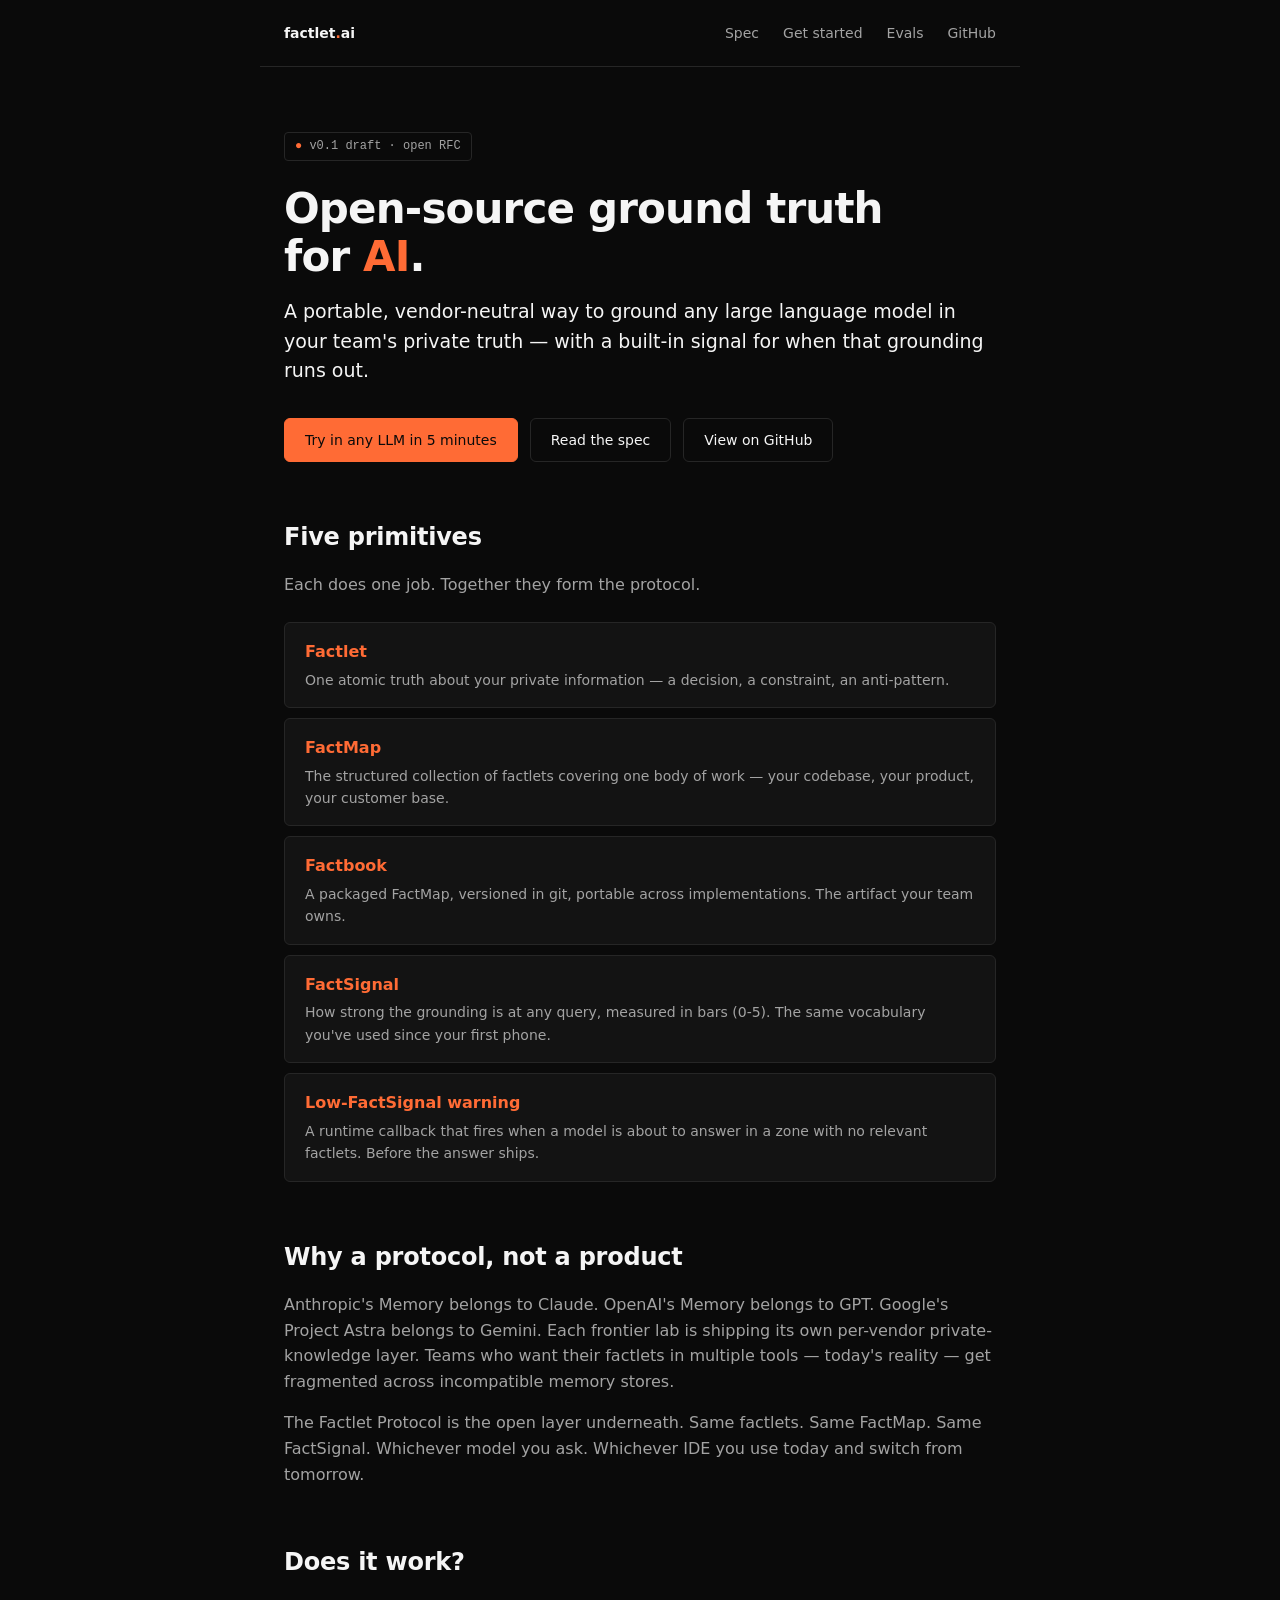
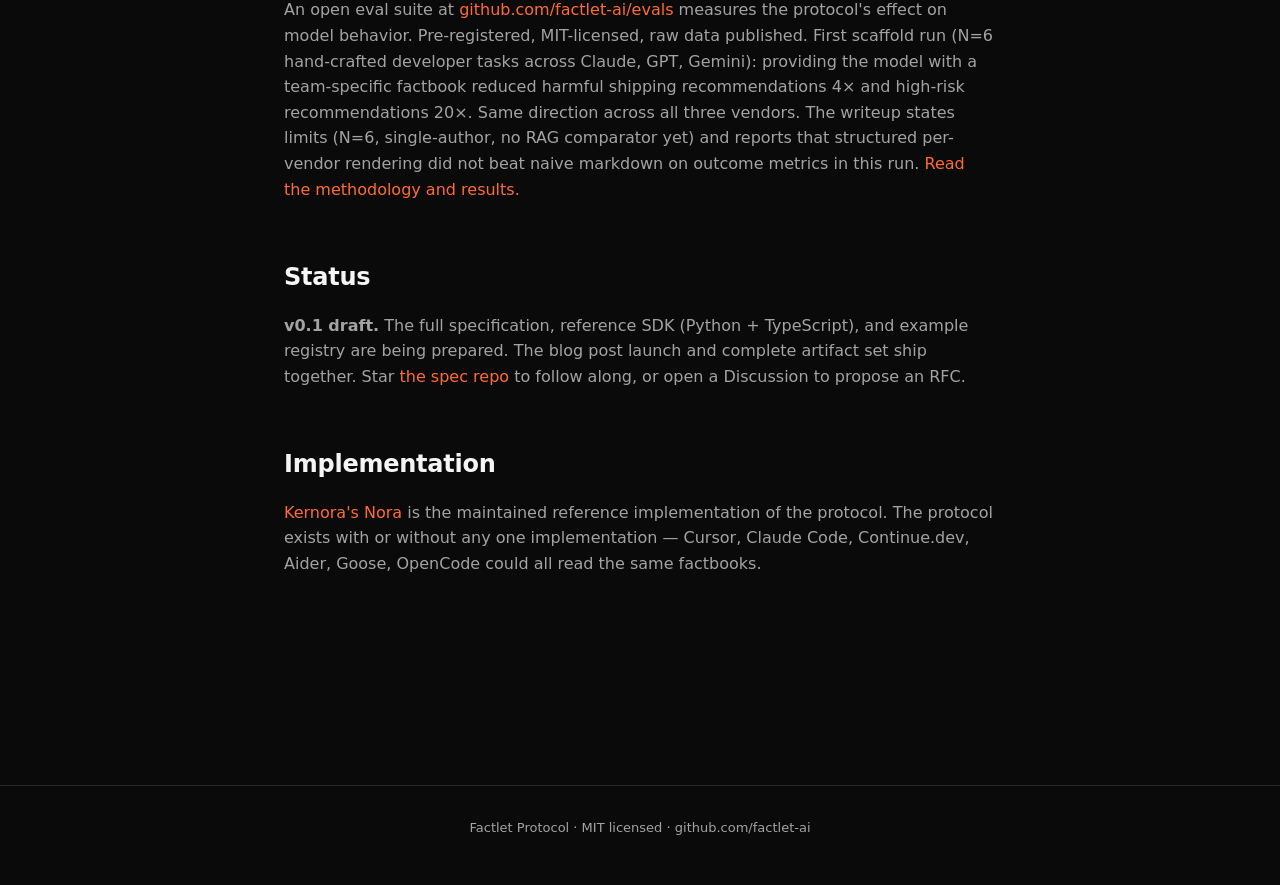
<file: index.html>
<!DOCTYPE html>
<html lang="en">
<head>
  <meta charset="UTF-8">
  <meta name="viewport" content="width=device-width, initial-scale=1.0">
  <title>Factlet Protocol — open-source ground truth for AI</title>
  <meta name="description" content="An open, vendor-neutral specification for grounding any AI in your team's private truth — with a built-in signal for when that grounding runs out.">
  <link rel="stylesheet" href="/styles.css">
  <link rel="icon" type="image/svg+xml" href="/favicon.svg">
  <meta property="og:title" content="Factlet Protocol — open-source ground truth for AI">
  <meta property="og:description" content="An open, vendor-neutral specification for grounding any AI in your team's private truth — with a built-in signal for when that grounding runs out.">
  <meta property="og:image" content="https://factlet.ai/og-home.png">
  <meta property="og:url" content="https://factlet.ai/">
  <meta property="og:type" content="website">
  <meta property="og:site_name" content="Factlet Protocol">
  <meta name="twitter:card" content="summary_large_image">
  <meta name="twitter:title" content="Factlet Protocol — open-source ground truth for AI">
  <meta name="twitter:description" content="Open spec for grounding any LLM in your team's private truth, with a signal for when grounding runs out.">
  <meta name="twitter:image" content="https://factlet.ai/og-home.png">
</head>
<body>
  <nav>
    <a class="brand" href="/">factlet<span class="accent">.</span>ai</a>
    <ul>
      <li><a href="/protocol">Spec</a></li>
      <li><a href="/getting-started">Get started</a></li>
      <li><a href="/evals">Evals</a></li>
      <li><a href="https://github.com/factlet-ai">GitHub</a></li>
    </ul>
  </nav>

  <main class="container">
    <span class="badge"><span class="dot">●</span> v0.1 draft · open RFC</span>

    <h1>Open-source ground truth<br>for <span class="accent">AI</span>.</h1>

    <p class="lede">A portable, vendor-neutral way to ground any large language model in your team's private truth — with a built-in signal for when that grounding runs out.</p>

    <div class="cta-row">
      <a href="/getting-started" class="cta primary">Try in any LLM in 5 minutes</a>
      <a href="/protocol" class="cta">Read the spec</a>
      <a href="https://github.com/factlet-ai" class="cta">View on GitHub</a>
    </div>

    <h2>Five primitives</h2>
    <p>Each does one job. Together they form the protocol.</p>
    <ul class="primitives">
      <li><strong>Factlet</strong><p>One atomic truth about your private information — a decision, a constraint, an anti-pattern.</p></li>
      <li><strong>FactMap</strong><p>The structured collection of factlets covering one body of work — your codebase, your product, your customer base.</p></li>
      <li><strong>Factbook</strong><p>A packaged FactMap, versioned in git, portable across implementations. The artifact your team owns.</p></li>
      <li><strong>FactSignal</strong><p>How strong the grounding is at any query, measured in bars (0-5). The same vocabulary you've used since your first phone.</p></li>
      <li><strong>Low-FactSignal warning</strong><p>A runtime callback that fires when a model is about to answer in a zone with no relevant factlets. Before the answer ships.</p></li>
    </ul>

    <h2>Why a protocol, not a product</h2>
    <p>Anthropic's Memory belongs to Claude. OpenAI's Memory belongs to GPT. Google's Project Astra belongs to Gemini. Each frontier lab is shipping its own per-vendor private-knowledge layer. Teams who want their factlets in multiple tools — today's reality — get fragmented across incompatible memory stores.</p>
    <p>The Factlet Protocol is the open layer underneath. Same factlets. Same FactMap. Same FactSignal. Whichever model you ask. Whichever IDE you use today and switch from tomorrow.</p>

    <h2>Does it work?</h2>
    <p>An open eval suite at <a href="https://github.com/factlet-ai/evals">github.com/factlet-ai/evals</a> measures the protocol's effect on model behavior. Pre-registered, MIT-licensed, raw data published. First scaffold run (N=6 hand-crafted developer tasks across Claude, GPT, Gemini): providing the model with a team-specific factbook reduced harmful shipping recommendations 4× and high-risk recommendations 20×. Same direction across all three vendors. The writeup states limits (N=6, single-author, no RAG comparator yet) and reports that structured per-vendor rendering did not beat naive markdown on outcome metrics in this run. <a href="/evals">Read the methodology and results.</a></p>

    <h2>Status</h2>
    <p><strong>v0.1 draft.</strong> The full specification, reference SDK (Python + TypeScript), and example registry are being prepared. The blog post launch and complete artifact set ship together. Star <a href="https://github.com/factlet-ai/spec">the spec repo</a> to follow along, or open a Discussion to propose an RFC.</p>

    <h2>Implementation</h2>
    <p><a href="https://kernora.ai">Kernora's Nora</a> is the maintained reference implementation of the protocol. The protocol exists with or without any one implementation — Cursor, Claude Code, Continue.dev, Aider, Goose, OpenCode could all read the same factbooks.</p>
  </main>

  <footer>
    <p>Factlet Protocol · MIT licensed · <a href="https://github.com/factlet-ai">github.com/factlet-ai</a></p>
  </footer>
</body>
</html>
</file>
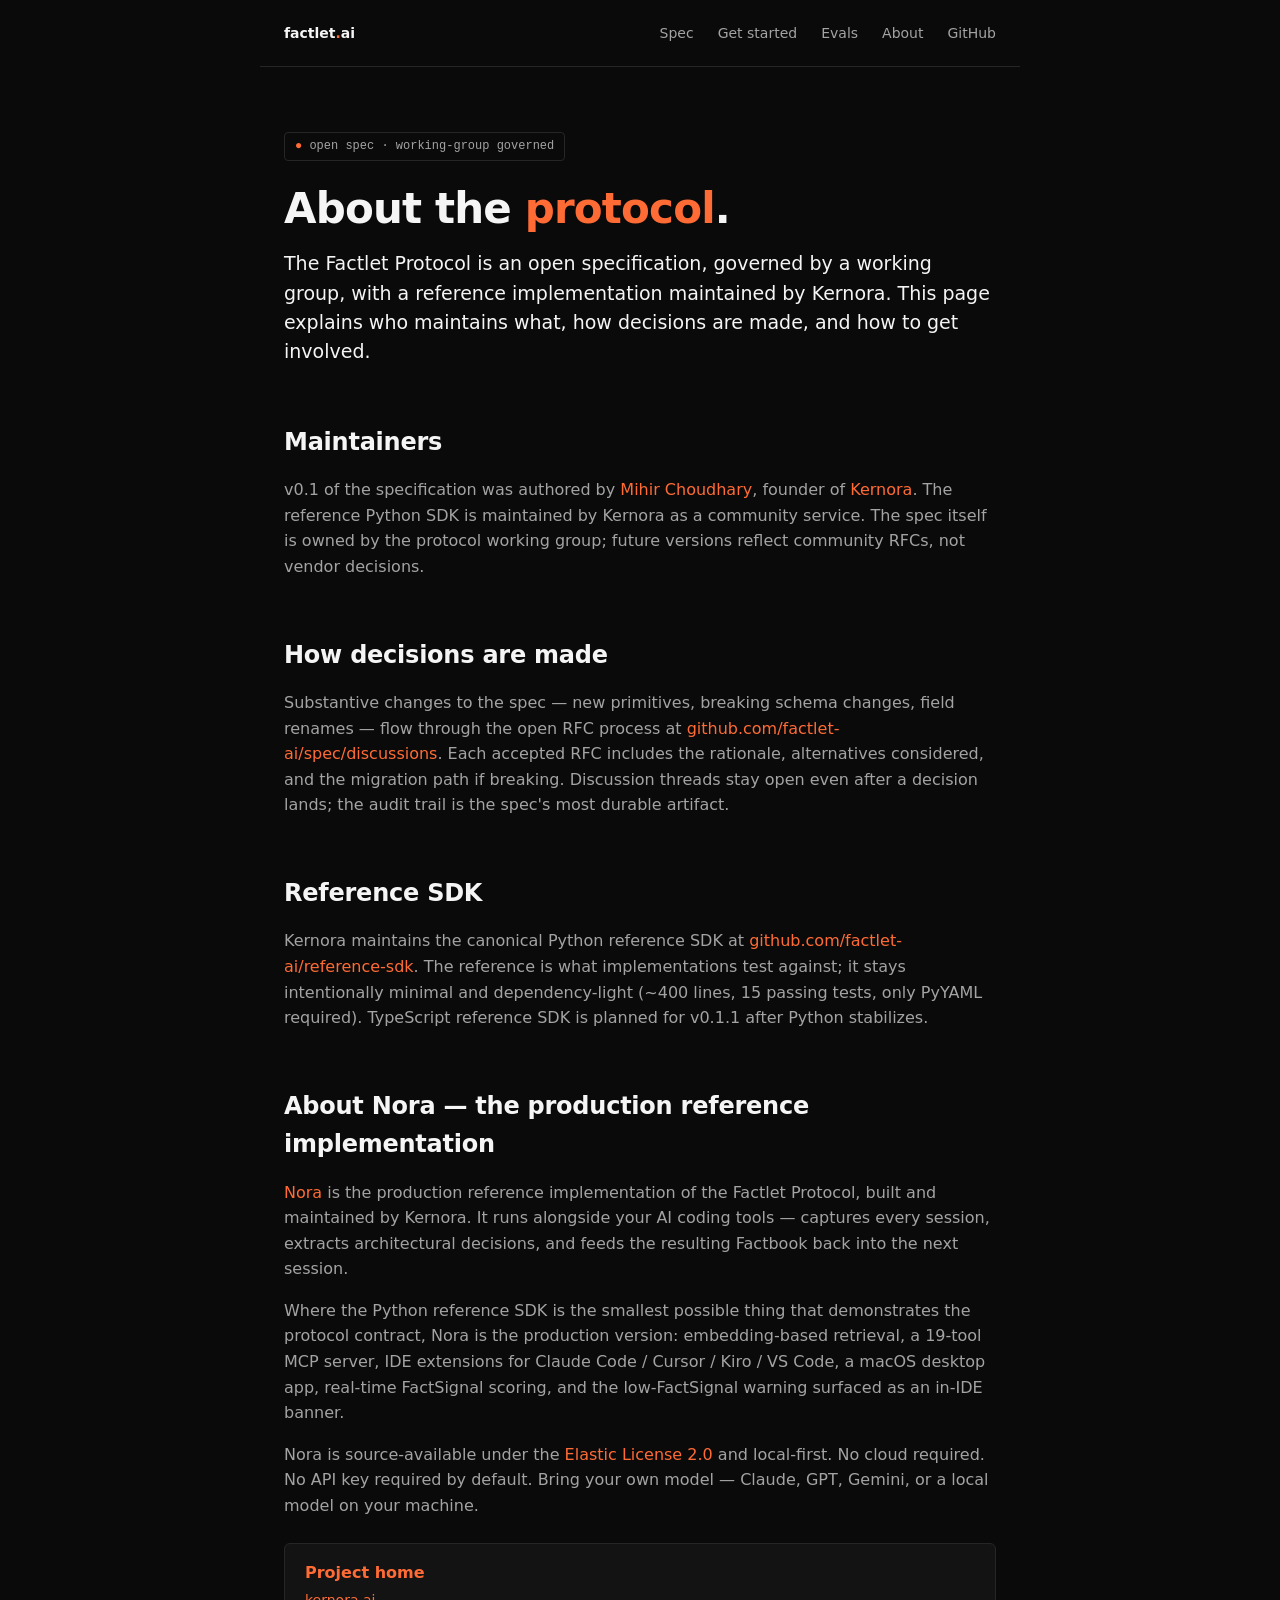
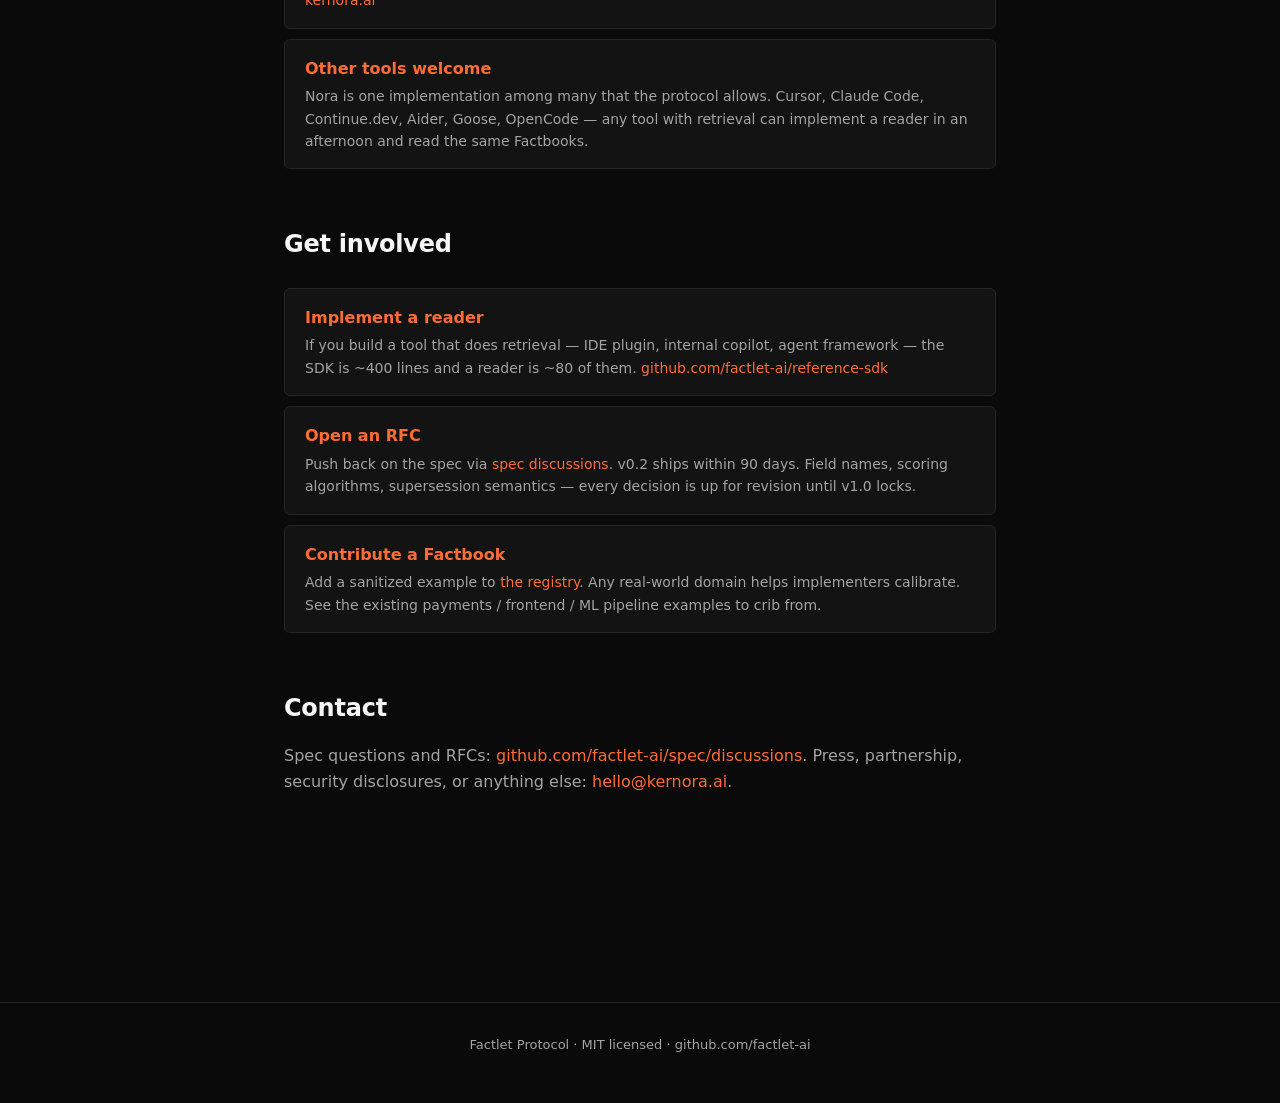
<file: about/index.html>
<!DOCTYPE html>
<html lang="en">
<head>
  <meta charset="UTF-8">
  <meta name="viewport" content="width=device-width, initial-scale=1.0">
  <title>About — Factlet Protocol</title>
  <meta name="description" content="The Factlet Protocol is an open specification, governed by a working group, with Nora as the production reference implementation maintained by Kernora.">
  <link rel="stylesheet" href="/styles.css">
  <link rel="icon" type="image/svg+xml" href="/favicon.svg">
  <meta property="og:title" content="About — Factlet Protocol">
  <meta property="og:description" content="Open specification, working-group governed, with Nora as the production reference implementation maintained by Kernora.">
  <meta property="og:image" content="https://factlet.ai/og-home.png">
  <meta property="og:url" content="https://factlet.ai/about/">
  <meta property="og:type" content="article">
  <meta property="og:site_name" content="Factlet Protocol">
  <meta name="twitter:card" content="summary_large_image">
  <meta name="twitter:title" content="About — Factlet Protocol">
  <meta name="twitter:description" content="Open spec, working-group governed, Nora as production reference implementation.">
  <meta name="twitter:image" content="https://factlet.ai/og-home.png">
</head>
<body>
  <nav>
    <a class="brand" href="/">factlet<span class="accent">.</span>ai</a>
    <ul>
      <li><a href="/protocol">Spec</a></li>
      <li><a href="/getting-started">Get started</a></li>
      <li><a href="/evals">Evals</a></li>
      <li><a href="/about">About</a></li>
      <li><a href="https://github.com/factlet-ai">GitHub</a></li>
    </ul>
  </nav>

  <main class="container">
    <span class="badge"><span class="dot">●</span> open spec · working-group governed</span>

    <h1>About the <span class="accent">protocol</span>.</h1>

    <p class="lede">The Factlet Protocol is an open specification, governed by a working group, with a reference implementation maintained by Kernora. This page explains who maintains what, how decisions are made, and how to get involved.</p>

    <h2>Maintainers</h2>
    <p>v0.1 of the specification was authored by <a href="https://www.linkedin.com/in/mihirchoudhary">Mihir Choudhary</a>, founder of <a href="https://kernora.ai">Kernora</a>. The reference Python SDK is maintained by Kernora as a community service. The spec itself is owned by the protocol working group; future versions reflect community RFCs, not vendor decisions.</p>

    <h2>How decisions are made</h2>
    <p>Substantive changes to the spec — new primitives, breaking schema changes, field renames — flow through the open RFC process at <a href="https://github.com/factlet-ai/spec/discussions">github.com/factlet-ai/spec/discussions</a>. Each accepted RFC includes the rationale, alternatives considered, and the migration path if breaking. Discussion threads stay open even after a decision lands; the audit trail is the spec's most durable artifact.</p>

    <h2>Reference SDK</h2>
    <p>Kernora maintains the canonical Python reference SDK at <a href="https://github.com/factlet-ai/reference-sdk">github.com/factlet-ai/reference-sdk</a>. The reference is what implementations test against; it stays intentionally minimal and dependency-light (~400 lines, 15 passing tests, only PyYAML required). TypeScript reference SDK is planned for v0.1.1 after Python stabilizes.</p>

    <h2>About Nora — the production reference implementation</h2>
    <p><a href="https://kernora.ai">Nora</a> is the production reference implementation of the Factlet Protocol, built and maintained by Kernora. It runs alongside your AI coding tools — captures every session, extracts architectural decisions, and feeds the resulting Factbook back into the next session.</p>
    <p>Where the Python reference SDK is the smallest possible thing that demonstrates the protocol contract, Nora is the production version: embedding-based retrieval, a 19-tool MCP server, IDE extensions for Claude Code / Cursor / Kiro / VS Code, a macOS desktop app, real-time FactSignal scoring, and the low-FactSignal warning surfaced as an in-IDE banner.</p>
    <p>Nora is source-available under the <a href="https://www.elastic.co/licensing/elastic-license/2.0">Elastic License 2.0</a> and local-first. No cloud required. No API key required by default. Bring your own model — Claude, GPT, Gemini, or a local model on your machine.</p>
    <ul class="primitives">
      <li><strong>Project home</strong><p><a href="https://kernora.ai">kernora.ai</a></p></li>
      <li><strong>Other tools welcome</strong><p>Nora is one implementation among many that the protocol allows. Cursor, Claude Code, Continue.dev, Aider, Goose, OpenCode — any tool with retrieval can implement a reader in an afternoon and read the same Factbooks.</p></li>
    </ul>

    <h2>Get involved</h2>
    <ul class="primitives">
      <li><strong>Implement a reader</strong><p>If you build a tool that does retrieval — IDE plugin, internal copilot, agent framework — the SDK is ~400 lines and a reader is ~80 of them. <a href="https://github.com/factlet-ai/reference-sdk">github.com/factlet-ai/reference-sdk</a></p></li>
      <li><strong>Open an RFC</strong><p>Push back on the spec via <a href="https://github.com/factlet-ai/spec/discussions">spec discussions</a>. v0.2 ships within 90 days. Field names, scoring algorithms, supersession semantics — every decision is up for revision until v1.0 locks.</p></li>
      <li><strong>Contribute a Factbook</strong><p>Add a sanitized example to <a href="https://github.com/factlet-ai/registry">the registry</a>. Any real-world domain helps implementers calibrate. See the existing payments / frontend / ML pipeline examples to crib from.</p></li>
    </ul>

    <h2>Contact</h2>
    <p>Spec questions and RFCs: <a href="https://github.com/factlet-ai/spec/discussions">github.com/factlet-ai/spec/discussions</a>. Press, partnership, security disclosures, or anything else: <a href="mailto:hello@kernora.ai">hello@kernora.ai</a>.</p>
  </main>

  <footer>
    <p>Factlet Protocol &middot; MIT licensed &middot; <a href="https://github.com/factlet-ai">github.com/factlet-ai</a></p>
  </footer>
</body>
</html>
</file>
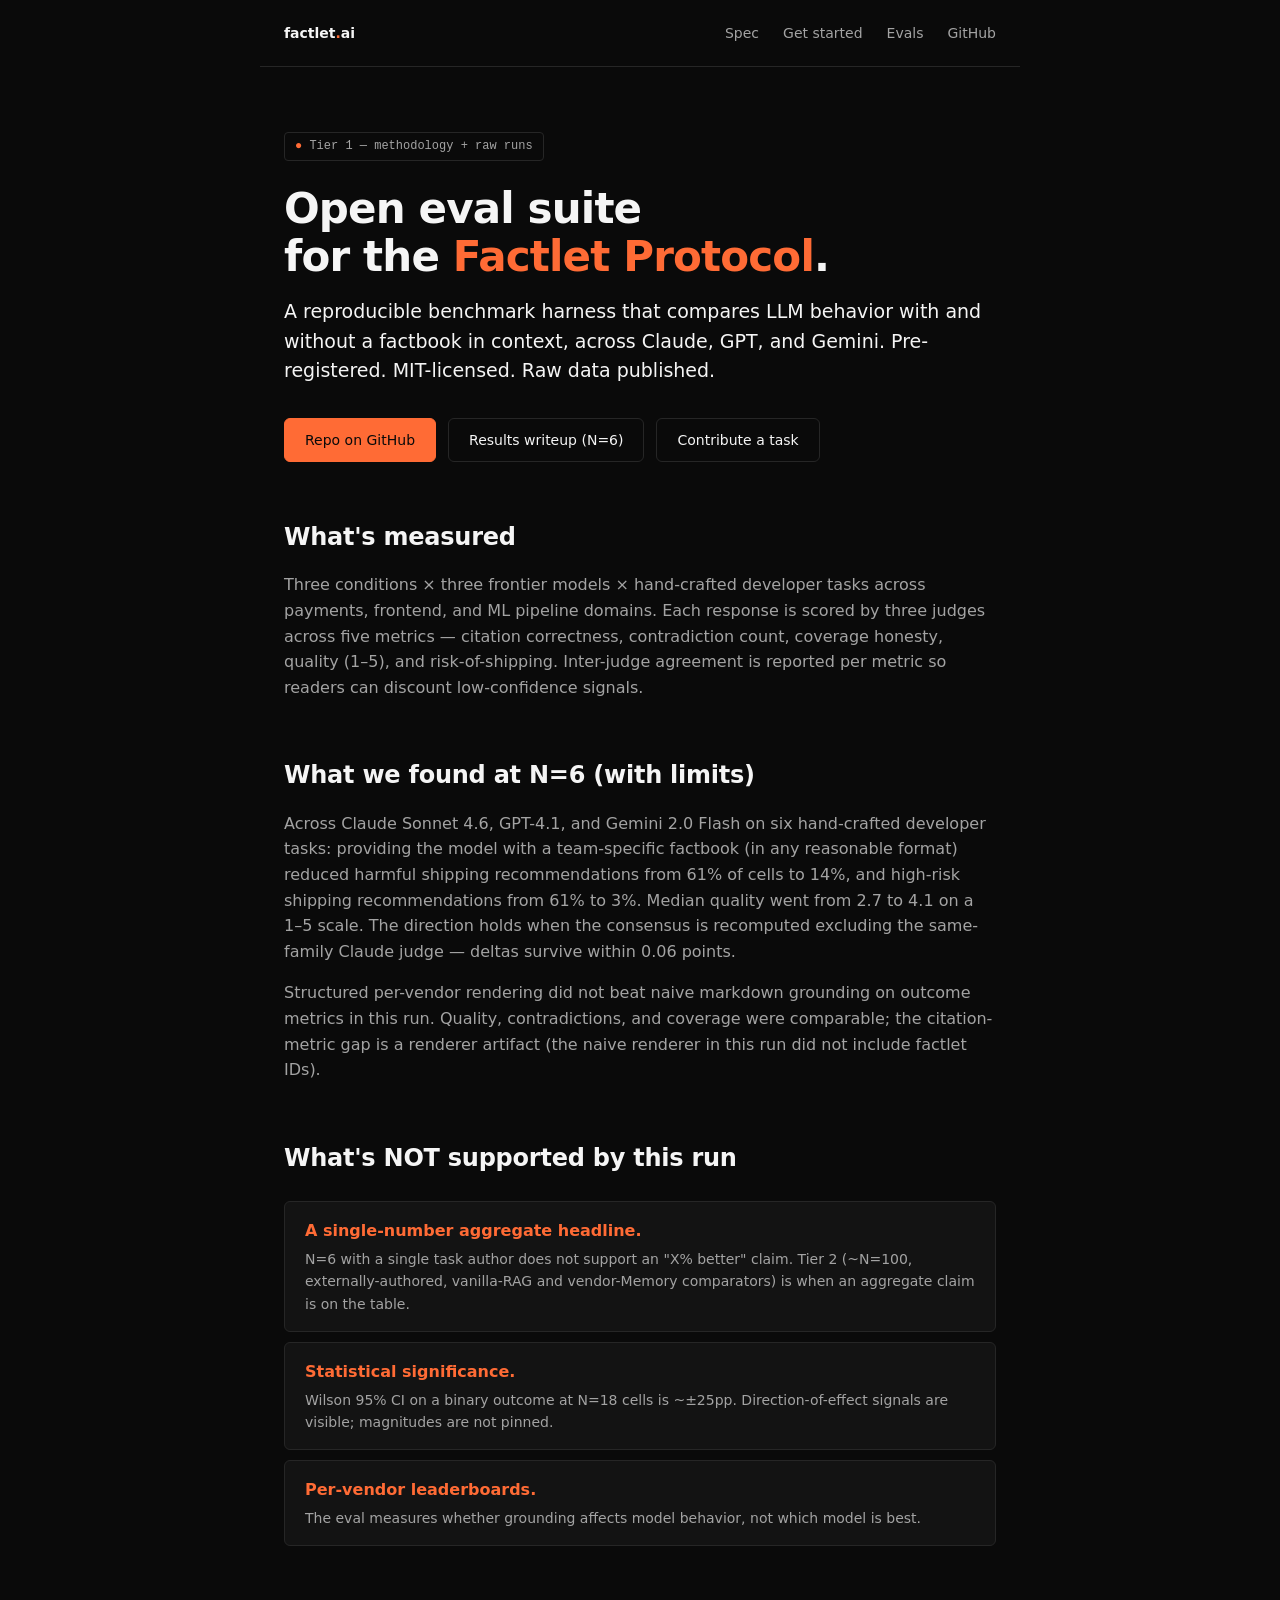
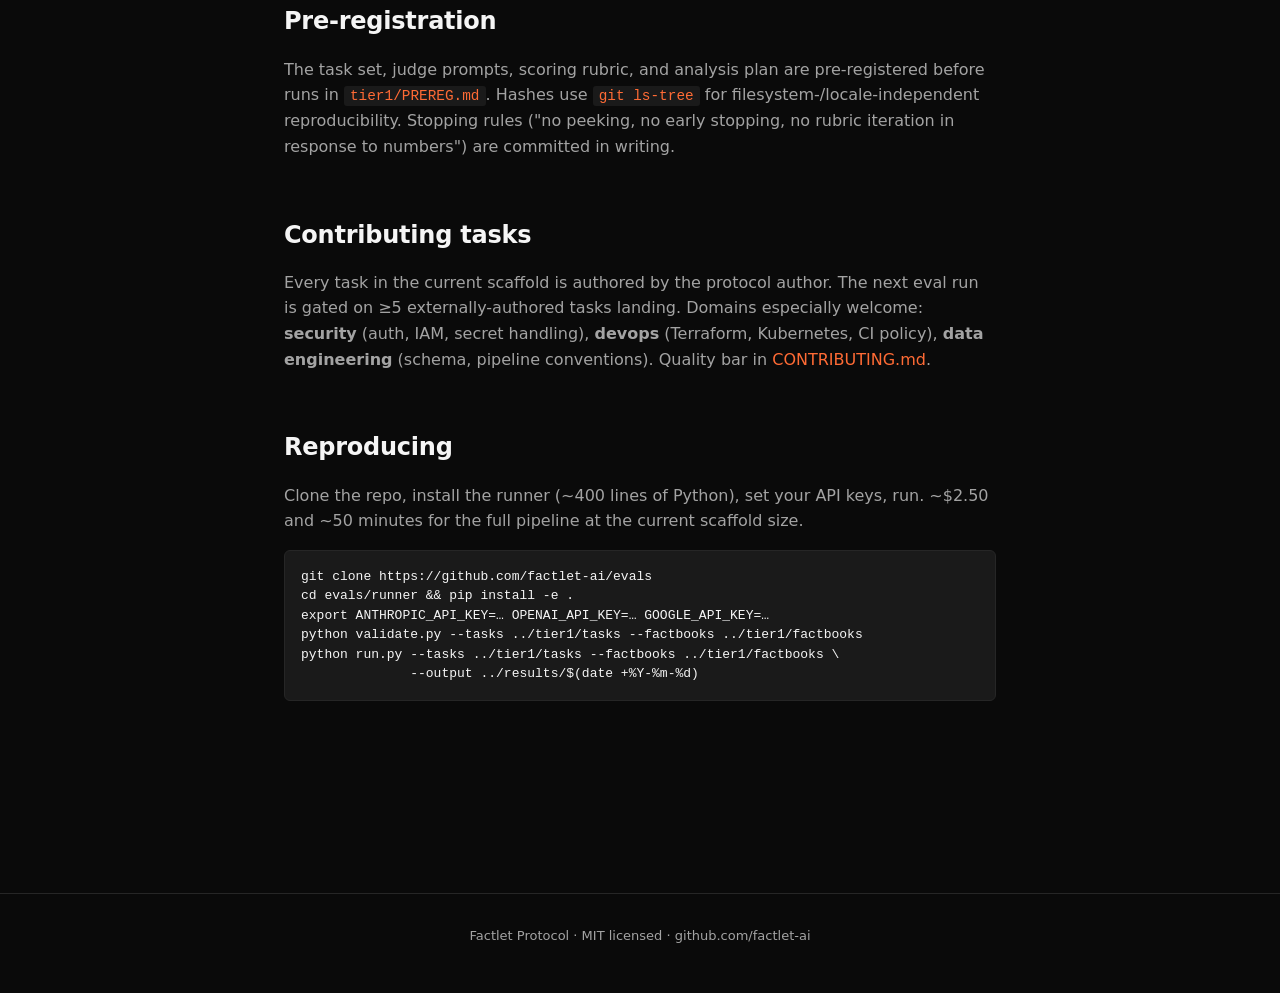
<file: evals/index.html>
<!DOCTYPE html>
<html lang="en">
<head>
  <meta charset="UTF-8">
  <meta name="viewport" content="width=device-width, initial-scale=1.0">
  <title>Evals — Factlet Protocol</title>
  <meta name="description" content="Open eval suite for the Factlet Protocol. Pre-registered methodology, raw runs, and an N=6 scaffold result published with limits front-and-center.">
  <link rel="stylesheet" href="/styles.css">
  <link rel="icon" type="image/svg+xml" href="/favicon.svg">
  <meta property="og:title" content="Evals — Factlet Protocol">
  <meta property="og:description" content="Open eval suite for the Factlet Protocol. Pre-registered methodology, raw runs, full data.">
  <meta property="og:url" content="https://factlet.ai/evals">
  <meta property="og:type" content="website">
  <meta property="og:site_name" content="Factlet Protocol">
</head>
<body>
  <nav>
    <a class="brand" href="/">factlet<span class="accent">.</span>ai</a>
    <ul>
      <li><a href="/protocol">Spec</a></li>
      <li><a href="/getting-started">Get started</a></li>
      <li><a href="/evals">Evals</a></li>
      <li><a href="https://github.com/factlet-ai">GitHub</a></li>
    </ul>
  </nav>

  <main class="container">
    <span class="badge"><span class="dot">●</span> Tier 1 — methodology + raw runs</span>

    <h1>Open eval suite<br>for the <span class="accent">Factlet Protocol</span>.</h1>

    <p class="lede">A reproducible benchmark harness that compares LLM behavior with and without a factbook in context, across Claude, GPT, and Gemini. Pre-registered. MIT-licensed. Raw data published.</p>

    <div class="cta-row">
      <a href="https://github.com/factlet-ai/evals" class="cta primary">Repo on GitHub</a>
      <a href="https://github.com/factlet-ai/evals/blob/main/docs/RESULTS-N6-MAY-2026.md" class="cta">Results writeup (N=6)</a>
      <a href="https://github.com/factlet-ai/evals/blob/main/CONTRIBUTING.md" class="cta">Contribute a task</a>
    </div>

    <h2>What's measured</h2>
    <p>Three conditions × three frontier models × hand-crafted developer tasks across payments, frontend, and ML pipeline domains. Each response is scored by three judges across five metrics — citation correctness, contradiction count, coverage honesty, quality (1–5), and risk-of-shipping. Inter-judge agreement is reported per metric so readers can discount low-confidence signals.</p>

    <h2>What we found at N=6 (with limits)</h2>
    <p>Across Claude Sonnet 4.6, GPT-4.1, and Gemini 2.0 Flash on six hand-crafted developer tasks: providing the model with a team-specific factbook (in any reasonable format) reduced harmful shipping recommendations from 61% of cells to 14%, and high-risk shipping recommendations from 61% to 3%. Median quality went from 2.7 to 4.1 on a 1–5 scale. The direction holds when the consensus is recomputed excluding the same-family Claude judge — deltas survive within 0.06 points.</p>
    <p>Structured per-vendor rendering did not beat naive markdown grounding on outcome metrics in this run. Quality, contradictions, and coverage were comparable; the citation-metric gap is a renderer artifact (the naive renderer in this run did not include factlet IDs).</p>

    <h2>What's NOT supported by this run</h2>
    <ul class="primitives">
      <li><strong>A single-number aggregate headline.</strong><p>N=6 with a single task author does not support an "X% better" claim. Tier 2 (~N=100, externally-authored, vanilla-RAG and vendor-Memory comparators) is when an aggregate claim is on the table.</p></li>
      <li><strong>Statistical significance.</strong><p>Wilson 95% CI on a binary outcome at N=18 cells is ~±25pp. Direction-of-effect signals are visible; magnitudes are not pinned.</p></li>
      <li><strong>Per-vendor leaderboards.</strong><p>The eval measures whether grounding affects model behavior, not which model is best.</p></li>
    </ul>

    <h2>Pre-registration</h2>
    <p>The task set, judge prompts, scoring rubric, and analysis plan are pre-registered before runs in <a href="https://github.com/factlet-ai/evals/blob/main/tier1/PREREG.md"><code>tier1/PREREG.md</code></a>. Hashes use <code>git ls-tree</code> for filesystem-/locale-independent reproducibility. Stopping rules ("no peeking, no early stopping, no rubric iteration in response to numbers") are committed in writing.</p>

    <h2>Contributing tasks</h2>
    <p>Every task in the current scaffold is authored by the protocol author. The next eval run is gated on ≥5 externally-authored tasks landing. Domains especially welcome: <strong>security</strong> (auth, IAM, secret handling), <strong>devops</strong> (Terraform, Kubernetes, CI policy), <strong>data engineering</strong> (schema, pipeline conventions). Quality bar in <a href="https://github.com/factlet-ai/evals/blob/main/CONTRIBUTING.md">CONTRIBUTING.md</a>.</p>

    <h2>Reproducing</h2>
    <p>Clone the repo, install the runner (~400 lines of Python), set your API keys, run. ~$2.50 and ~50 minutes for the full pipeline at the current scaffold size.</p>
    <pre><code>git clone https://github.com/factlet-ai/evals
cd evals/runner &amp;&amp; pip install -e .
export ANTHROPIC_API_KEY=… OPENAI_API_KEY=… GOOGLE_API_KEY=…
python validate.py --tasks ../tier1/tasks --factbooks ../tier1/factbooks
python run.py --tasks ../tier1/tasks --factbooks ../tier1/factbooks \
              --output ../results/$(date +%Y-%m-%d)</code></pre>
  </main>

  <footer>
    <p>Factlet Protocol · MIT licensed · <a href="https://github.com/factlet-ai">github.com/factlet-ai</a></p>
  </footer>
</body>
</html>
<!-- cache-bust 2026-05-06T19 -->
</file>
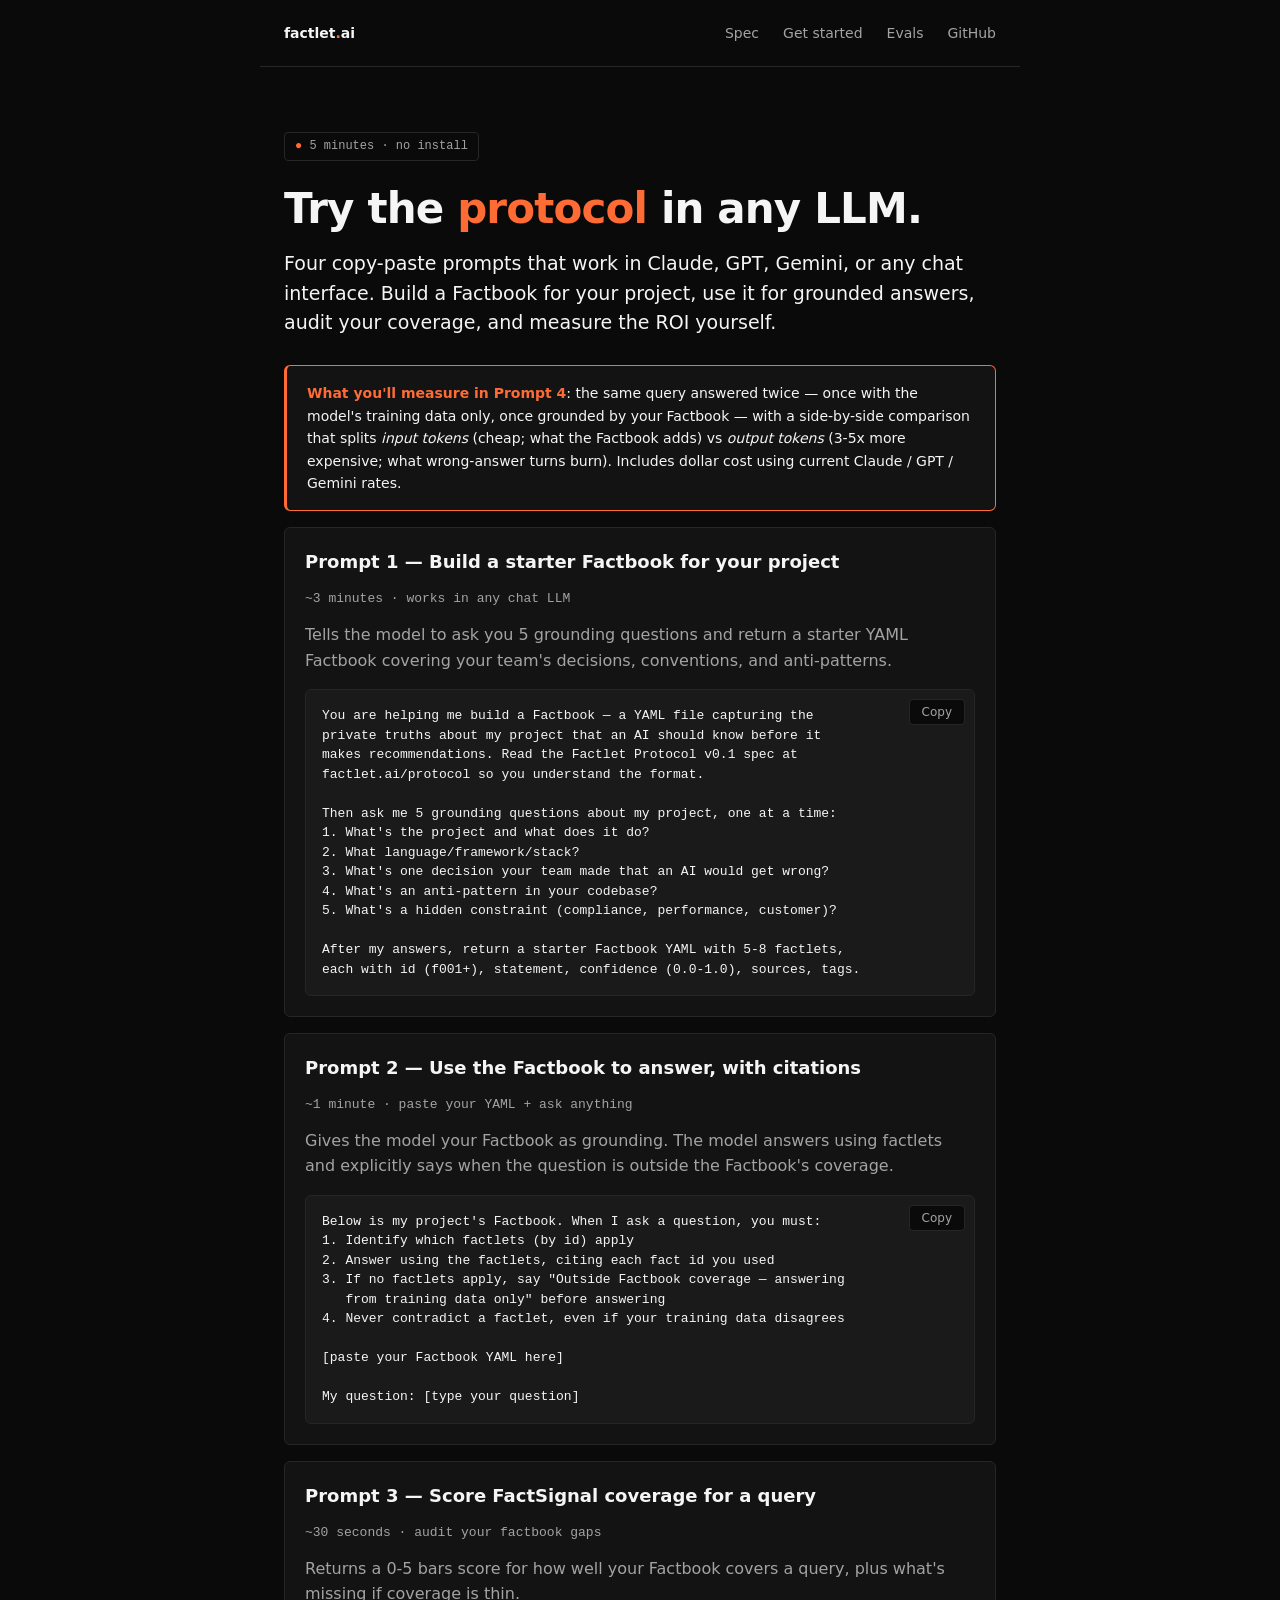
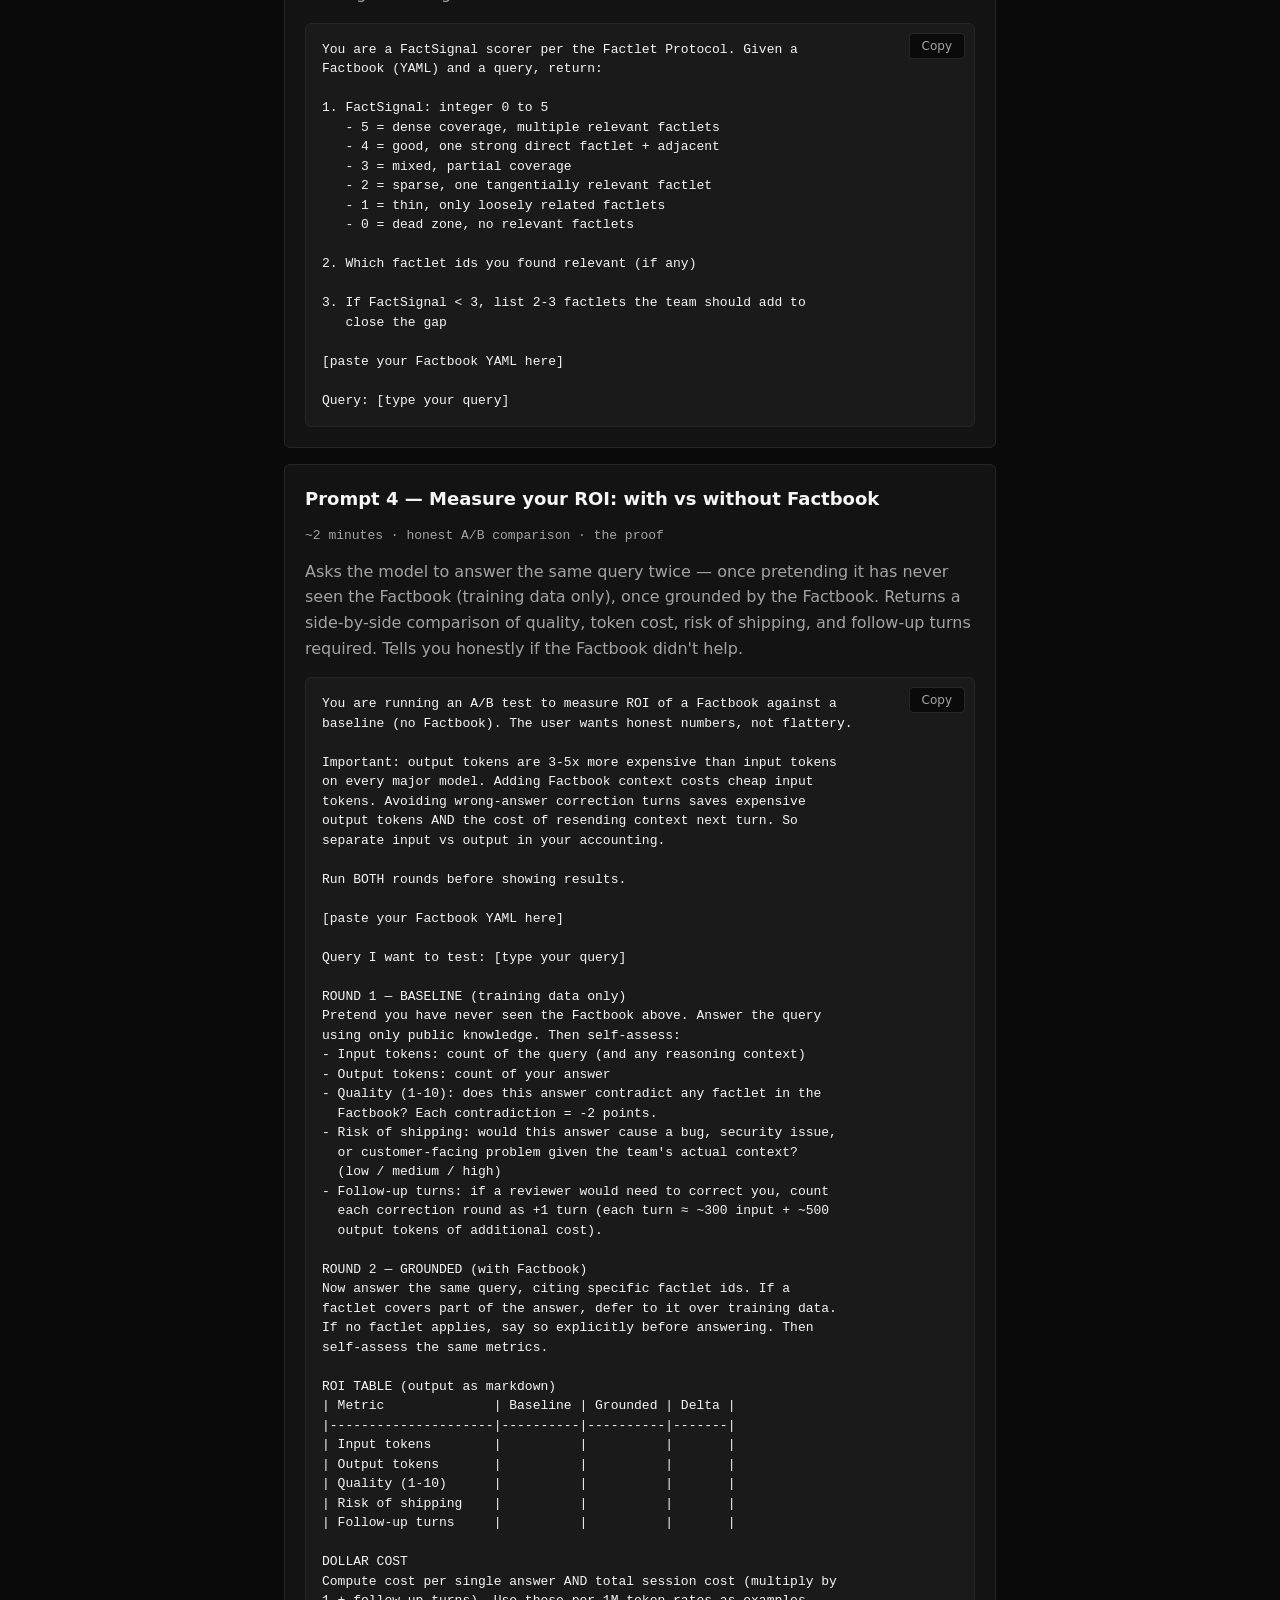
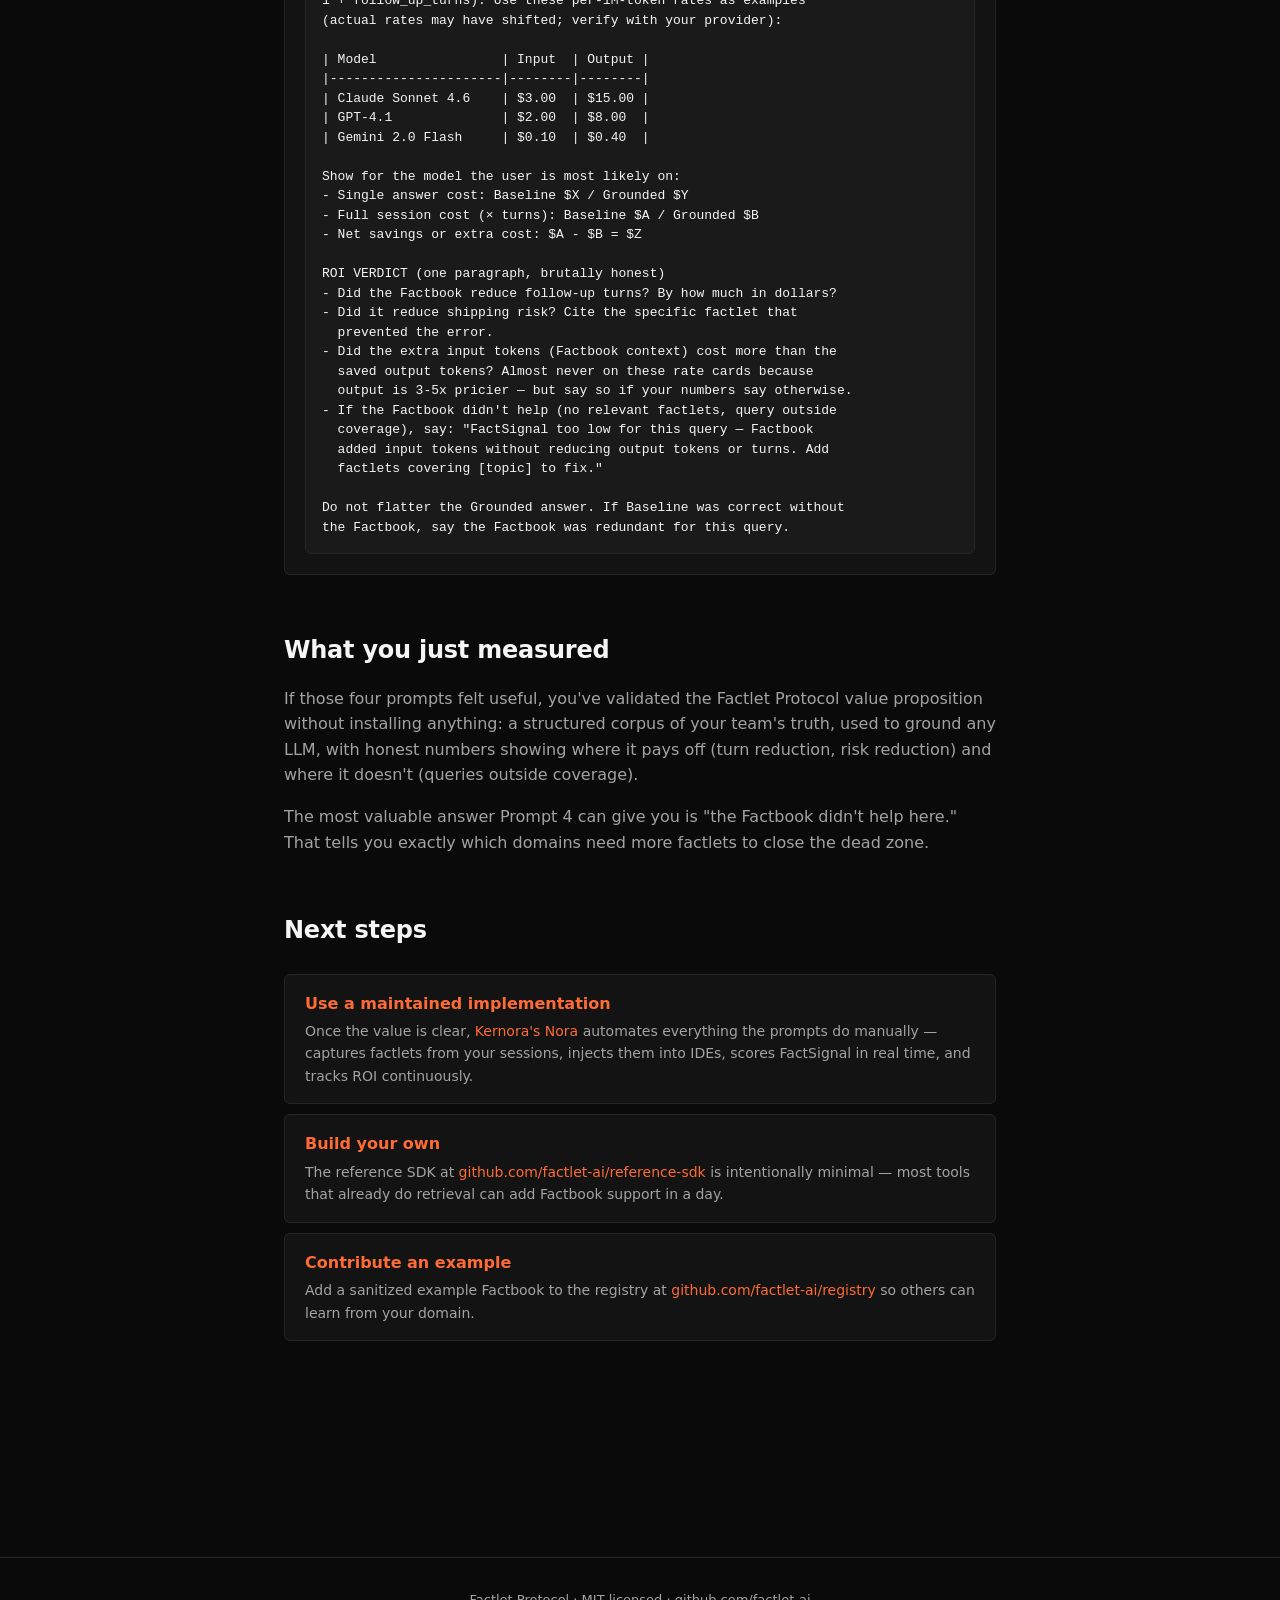
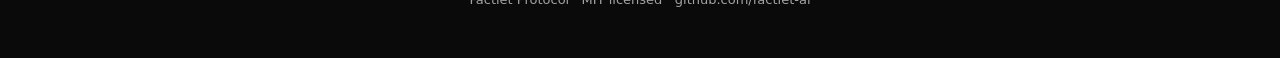
<file: getting-started/index.html>
<!DOCTYPE html>
<html lang="en">
<head>
  <meta charset="UTF-8">
  <meta name="viewport" content="width=device-width, initial-scale=1.0">
  <title>Get started — Factlet Protocol</title>
  <meta name="description" content="Try the Factlet Protocol in any LLM in 5 minutes. Four copy-paste prompts. No install required.">
  <link rel="stylesheet" href="/styles.css">
  <link rel="icon" type="image/svg+xml" href="/favicon.svg">
  <meta property="og:title" content="Try the Factlet Protocol in any LLM — 5 minutes, no install">
  <meta property="og:description" content="Four copy-paste prompts that work in Claude, GPT, Gemini, or any chat interface. Build a Factbook, use it for grounded answers, audit your coverage, and measure ROI yourself.">
  <meta property="og:image" content="https://factlet.ai/og-getting-started.png">
  <meta property="og:url" content="https://factlet.ai/getting-started/">
  <meta property="og:type" content="article">
  <meta property="og:site_name" content="Factlet Protocol">
  <meta name="twitter:card" content="summary_large_image">
  <meta name="twitter:title" content="Try the Factlet Protocol in any LLM — 5 minutes, no install">
  <meta name="twitter:description" content="Four copy-paste prompts. Claude, GPT, Gemini. Includes A/B ROI test prompt.">
  <meta name="twitter:image" content="https://factlet.ai/og-getting-started.png">
</head>
<body>
  <nav>
    <a class="brand" href="/">factlet<span class="accent">.</span>ai</a>
    <ul>
      <li><a href="/protocol">Spec</a></li>
      <li><a href="/getting-started">Get started</a></li>
      <li><a href="/evals">Evals</a></li>
      <li><a href="https://github.com/factlet-ai">GitHub</a></li>
    </ul>
  </nav>

  <main class="container">
    <span class="badge"><span class="dot">●</span> 5 minutes · no install</span>

    <h1>Try the <span class="accent">protocol</span> in any LLM.</h1>

    <p class="lede">Four copy-paste prompts that work in Claude, GPT, Gemini, or any chat interface. Build a Factbook for your project, use it for grounded answers, audit your coverage, and measure the ROI yourself.</p>

    <div class="roi-callout">
      <strong>What you'll measure in Prompt 4</strong>: the same query answered twice — once with the model's training data only, once grounded by your Factbook — with a side-by-side comparison that splits <em>input tokens</em> (cheap; what the Factbook adds) vs <em>output tokens</em> (3-5x more expensive; what wrong-answer turns burn). Includes dollar cost using current Claude / GPT / Gemini rates.
    </div>

    <div class="prompt-block">
      <h3>Prompt 1 — Build a starter Factbook for your project</h3>
      <p class="prompt-meta">~3 minutes · works in any chat LLM</p>
      <p>Tells the model to ask you 5 grounding questions and return a starter YAML Factbook covering your team's decisions, conventions, and anti-patterns.</p>
      <div class="code-wrap">
        <button class="copy-btn" type="button" aria-label="Copy prompt 1">Copy</button>
<pre><code>You are helping me build a Factbook — a YAML file capturing the
private truths about my project that an AI should know before it
makes recommendations. Read the Factlet Protocol v0.1 spec at
factlet.ai/protocol so you understand the format.

Then ask me 5 grounding questions about my project, one at a time:
1. What's the project and what does it do?
2. What language/framework/stack?
3. What's one decision your team made that an AI would get wrong?
4. What's an anti-pattern in your codebase?
5. What's a hidden constraint (compliance, performance, customer)?

After my answers, return a starter Factbook YAML with 5-8 factlets,
each with id (f001+), statement, confidence (0.0-1.0), sources, tags.</code></pre>
      </div>
    </div>

    <div class="prompt-block">
      <h3>Prompt 2 — Use the Factbook to answer, with citations</h3>
      <p class="prompt-meta">~1 minute · paste your YAML + ask anything</p>
      <p>Gives the model your Factbook as grounding. The model answers using factlets and explicitly says when the question is outside the Factbook's coverage.</p>
      <div class="code-wrap">
        <button class="copy-btn" type="button" aria-label="Copy prompt 2">Copy</button>
<pre><code>Below is my project's Factbook. When I ask a question, you must:
1. Identify which factlets (by id) apply
2. Answer using the factlets, citing each fact id you used
3. If no factlets apply, say "Outside Factbook coverage — answering
   from training data only" before answering
4. Never contradict a factlet, even if your training data disagrees

[paste your Factbook YAML here]

My question: [type your question]</code></pre>
      </div>
    </div>

    <div class="prompt-block">
      <h3>Prompt 3 — Score FactSignal coverage for a query</h3>
      <p class="prompt-meta">~30 seconds · audit your factbook gaps</p>
      <p>Returns a 0-5 bars score for how well your Factbook covers a query, plus what's missing if coverage is thin.</p>
      <div class="code-wrap">
        <button class="copy-btn" type="button" aria-label="Copy prompt 3">Copy</button>
<pre><code>You are a FactSignal scorer per the Factlet Protocol. Given a
Factbook (YAML) and a query, return:

1. FactSignal: integer 0 to 5
   - 5 = dense coverage, multiple relevant factlets
   - 4 = good, one strong direct factlet + adjacent
   - 3 = mixed, partial coverage
   - 2 = sparse, one tangentially relevant factlet
   - 1 = thin, only loosely related factlets
   - 0 = dead zone, no relevant factlets

2. Which factlet ids you found relevant (if any)

3. If FactSignal &lt; 3, list 2-3 factlets the team should add to
   close the gap

[paste your Factbook YAML here]

Query: [type your query]</code></pre>
      </div>
    </div>

    <div class="prompt-block">
      <h3>Prompt 4 — Measure your ROI: with vs without Factbook</h3>
      <p class="prompt-meta">~2 minutes · honest A/B comparison · the proof</p>
      <p>Asks the model to answer the same query twice — once pretending it has never seen the Factbook (training data only), once grounded by the Factbook. Returns a side-by-side comparison of quality, token cost, risk of shipping, and follow-up turns required. Tells you honestly if the Factbook didn't help.</p>
      <div class="code-wrap">
        <button class="copy-btn" type="button" aria-label="Copy prompt 4">Copy</button>
<pre><code>You are running an A/B test to measure ROI of a Factbook against a
baseline (no Factbook). The user wants honest numbers, not flattery.

Important: output tokens are 3-5x more expensive than input tokens
on every major model. Adding Factbook context costs cheap input
tokens. Avoiding wrong-answer correction turns saves expensive
output tokens AND the cost of resending context next turn. So
separate input vs output in your accounting.

Run BOTH rounds before showing results.

[paste your Factbook YAML here]

Query I want to test: [type your query]

ROUND 1 — BASELINE (training data only)
Pretend you have never seen the Factbook above. Answer the query
using only public knowledge. Then self-assess:
- Input tokens: count of the query (and any reasoning context)
- Output tokens: count of your answer
- Quality (1-10): does this answer contradict any factlet in the
  Factbook? Each contradiction = -2 points.
- Risk of shipping: would this answer cause a bug, security issue,
  or customer-facing problem given the team's actual context?
  (low / medium / high)
- Follow-up turns: if a reviewer would need to correct you, count
  each correction round as +1 turn (each turn ≈ ~300 input + ~500
  output tokens of additional cost).

ROUND 2 — GROUNDED (with Factbook)
Now answer the same query, citing specific factlet ids. If a
factlet covers part of the answer, defer to it over training data.
If no factlet applies, say so explicitly before answering. Then
self-assess the same metrics.

ROI TABLE (output as markdown)
| Metric              | Baseline | Grounded | Delta |
|---------------------|----------|----------|-------|
| Input tokens        |          |          |       |
| Output tokens       |          |          |       |
| Quality (1-10)      |          |          |       |
| Risk of shipping    |          |          |       |
| Follow-up turns     |          |          |       |

DOLLAR COST
Compute cost per single answer AND total session cost (multiply by
1 + follow_up_turns). Use these per-1M-token rates as examples
(actual rates may have shifted; verify with your provider):

| Model                | Input  | Output |
|----------------------|--------|--------|
| Claude Sonnet 4.6    | $3.00  | $15.00 |
| GPT-4.1              | $2.00  | $8.00  |
| Gemini 2.0 Flash     | $0.10  | $0.40  |

Show for the model the user is most likely on:
- Single answer cost: Baseline $X / Grounded $Y
- Full session cost (× turns): Baseline $A / Grounded $B
- Net savings or extra cost: $A - $B = $Z

ROI VERDICT (one paragraph, brutally honest)
- Did the Factbook reduce follow-up turns? By how much in dollars?
- Did it reduce shipping risk? Cite the specific factlet that
  prevented the error.
- Did the extra input tokens (Factbook context) cost more than the
  saved output tokens? Almost never on these rate cards because
  output is 3-5x pricier — but say so if your numbers say otherwise.
- If the Factbook didn't help (no relevant factlets, query outside
  coverage), say: "FactSignal too low for this query — Factbook
  added input tokens without reducing output tokens or turns. Add
  factlets covering [topic] to fix."

Do not flatter the Grounded answer. If Baseline was correct without
the Factbook, say the Factbook was redundant for this query.</code></pre>
      </div>
    </div>

    <h2>What you just measured</h2>
    <p>If those four prompts felt useful, you've validated the Factlet Protocol value proposition without installing anything: a structured corpus of your team's truth, used to ground any LLM, with honest numbers showing where it pays off (turn reduction, risk reduction) and where it doesn't (queries outside coverage).</p>

    <p>The most valuable answer Prompt 4 can give you is "the Factbook didn't help here." That tells you exactly which domains need more factlets to close the dead zone.</p>

    <h2>Next steps</h2>
    <ul class="primitives">
      <li><strong>Use a maintained implementation</strong><p>Once the value is clear, <a href="https://kernora.ai">Kernora's Nora</a> automates everything the prompts do manually — captures factlets from your sessions, injects them into IDEs, scores FactSignal in real time, and tracks ROI continuously.</p></li>
      <li><strong>Build your own</strong><p>The reference SDK at <a href="https://github.com/factlet-ai/reference-sdk">github.com/factlet-ai/reference-sdk</a> is intentionally minimal — most tools that already do retrieval can add Factbook support in a day.</p></li>
      <li><strong>Contribute an example</strong><p>Add a sanitized example Factbook to the registry at <a href="https://github.com/factlet-ai/registry">github.com/factlet-ai/registry</a> so others can learn from your domain.</p></li>
    </ul>
  </main>

  <footer>
    <p>Factlet Protocol &middot; MIT licensed &middot; <a href="https://github.com/factlet-ai">github.com/factlet-ai</a></p>
  </footer>

  <script>
    document.querySelectorAll('.copy-btn').forEach(function (btn) {
      btn.addEventListener('click', async function () {
        var wrap = btn.closest('.code-wrap');
        var code = wrap.querySelector('code');
        var label = btn.textContent;
        try {
          await navigator.clipboard.writeText(code.textContent);
          btn.textContent = 'Copied';
          btn.classList.add('copied');
          setTimeout(function () {
            btn.textContent = label;
            btn.classList.remove('copied');
          }, 1800);
        } catch (e) {
          btn.textContent = 'Failed';
          setTimeout(function () { btn.textContent = label; }, 1800);
        }
      });
    });
  </script>
</body>
</html>
</file>
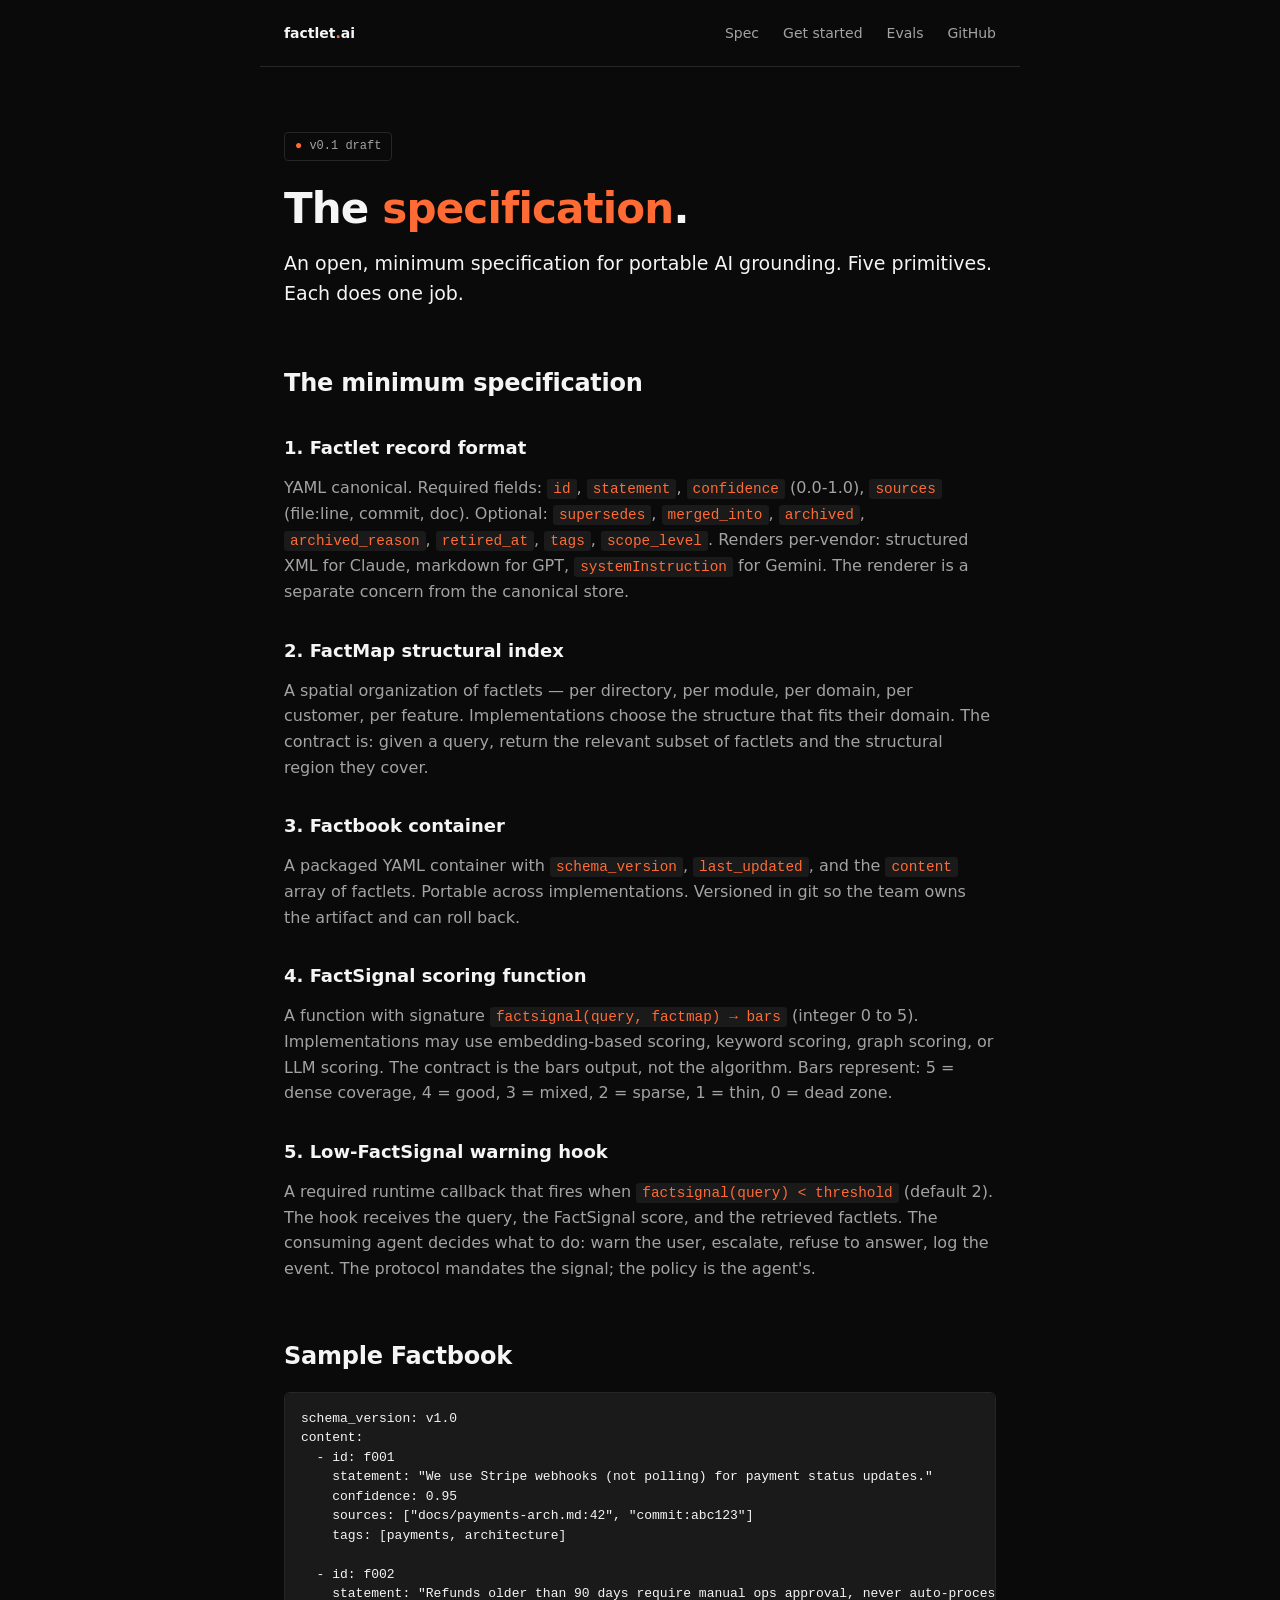
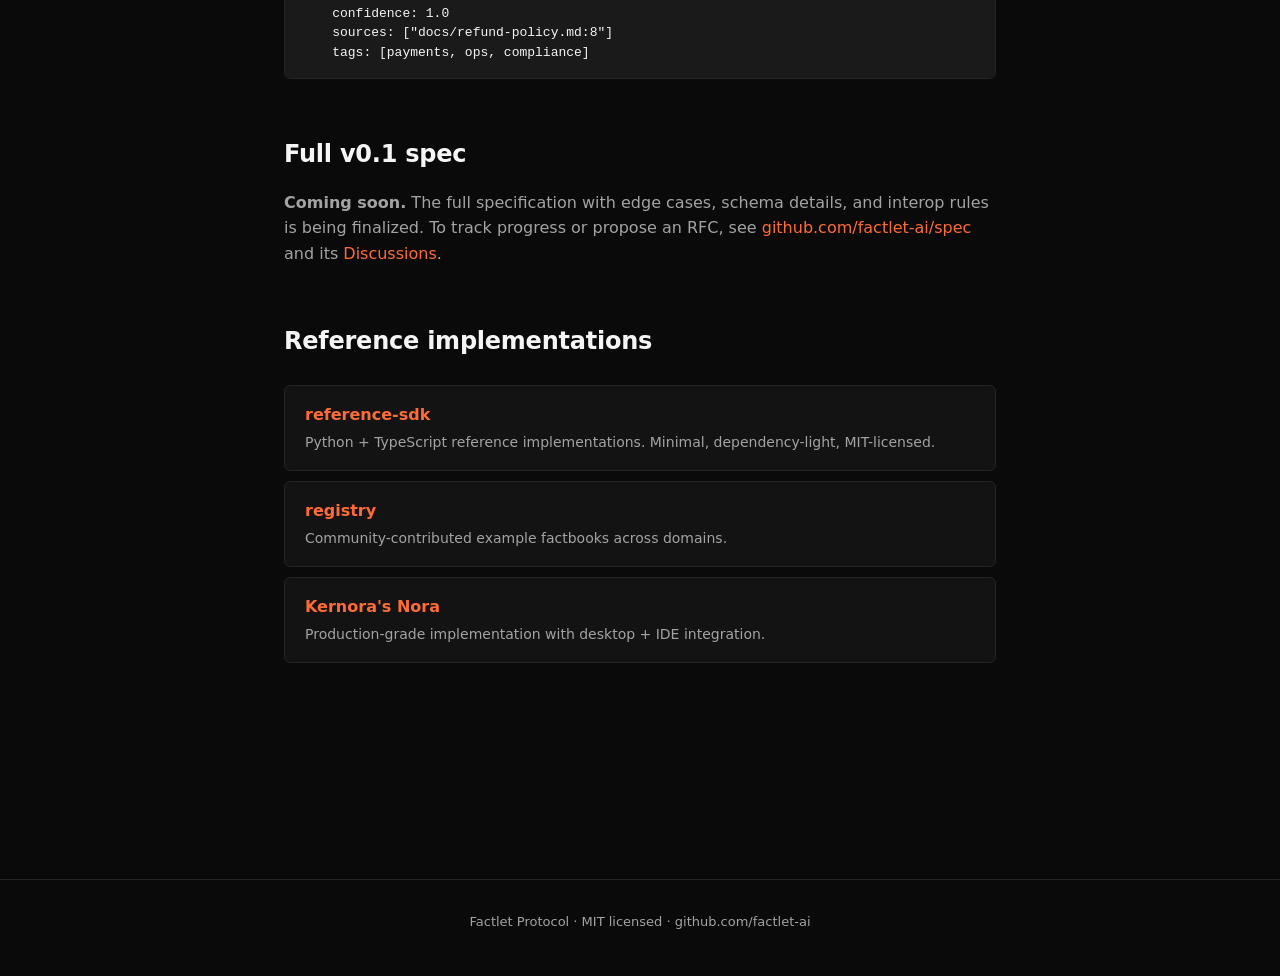
<file: protocol/index.html>
<!DOCTYPE html>
<html lang="en">
<head>
  <meta charset="UTF-8">
  <meta name="viewport" content="width=device-width, initial-scale=1.0">
  <title>The protocol — Factlet Protocol</title>
  <meta name="description" content="The v0.1 specification of the Factlet Protocol.">
  <link rel="stylesheet" href="/styles.css">
  <link rel="icon" type="image/svg+xml" href="/favicon.svg">
  <meta property="og:title" content="The Factlet Protocol — v0.1 specification">
  <meta property="og:description" content="Five primitives (factlet, FactMap, Factbook, FactSignal, low-FactSignal warning) for portable, vendor-neutral AI grounding. JSON Schema + RFC process at github.com/factlet-ai/spec.">
  <meta property="og:image" content="https://factlet.ai/og-protocol.png">
  <meta property="og:url" content="https://factlet.ai/protocol/">
  <meta property="og:type" content="article">
  <meta property="og:site_name" content="Factlet Protocol">
  <meta name="twitter:card" content="summary_large_image">
  <meta name="twitter:title" content="The Factlet Protocol — v0.1 specification">
  <meta name="twitter:description" content="Five primitives for portable AI grounding. v0.1 spec + JSON Schema + open RFC.">
  <meta name="twitter:image" content="https://factlet.ai/og-protocol.png">
</head>
<body>
  <nav>
    <a class="brand" href="/">factlet<span class="accent">.</span>ai</a>
    <ul>
      <li><a href="/protocol">Spec</a></li>
      <li><a href="/getting-started">Get started</a></li>
      <li><a href="/evals">Evals</a></li>
      <li><a href="https://github.com/factlet-ai">GitHub</a></li>
    </ul>
  </nav>

  <main class="container">
    <span class="badge"><span class="dot">●</span> v0.1 draft</span>

    <h1>The <span class="accent">specification</span>.</h1>

    <p class="lede">An open, minimum specification for portable AI grounding. Five primitives. Each does one job.</p>

    <h2>The minimum specification</h2>

    <h3>1. Factlet record format</h3>
    <p>YAML canonical. Required fields: <code>id</code>, <code>statement</code>, <code>confidence</code> (0.0-1.0), <code>sources</code> (file:line, commit, doc). Optional: <code>supersedes</code>, <code>merged_into</code>, <code>archived</code>, <code>archived_reason</code>, <code>retired_at</code>, <code>tags</code>, <code>scope_level</code>. Renders per-vendor: structured XML for Claude, markdown for GPT, <code>systemInstruction</code> for Gemini. The renderer is a separate concern from the canonical store.</p>

    <h3>2. FactMap structural index</h3>
    <p>A spatial organization of factlets — per directory, per module, per domain, per customer, per feature. Implementations choose the structure that fits their domain. The contract is: given a query, return the relevant subset of factlets and the structural region they cover.</p>

    <h3>3. Factbook container</h3>
    <p>A packaged YAML container with <code>schema_version</code>, <code>last_updated</code>, and the <code>content</code> array of factlets. Portable across implementations. Versioned in git so the team owns the artifact and can roll back.</p>

    <h3>4. FactSignal scoring function</h3>
    <p>A function with signature <code>factsignal(query, factmap) → bars</code> (integer 0 to 5). Implementations may use embedding-based scoring, keyword scoring, graph scoring, or LLM scoring. The contract is the bars output, not the algorithm. Bars represent: 5 = dense coverage, 4 = good, 3 = mixed, 2 = sparse, 1 = thin, 0 = dead zone.</p>

    <h3>5. Low-FactSignal warning hook</h3>
    <p>A required runtime callback that fires when <code>factsignal(query) &lt; threshold</code> (default 2). The hook receives the query, the FactSignal score, and the retrieved factlets. The consuming agent decides what to do: warn the user, escalate, refuse to answer, log the event. The protocol mandates the signal; the policy is the agent's.</p>

    <h2>Sample Factbook</h2>
    <pre><code>schema_version: v1.0
content:
  - id: f001
    statement: "We use Stripe webhooks (not polling) for payment status updates."
    confidence: 0.95
    sources: ["docs/payments-arch.md:42", "commit:abc123"]
    tags: [payments, architecture]

  - id: f002
    statement: "Refunds older than 90 days require manual ops approval, never auto-processed."
    confidence: 1.0
    sources: ["docs/refund-policy.md:8"]
    tags: [payments, ops, compliance]</code></pre>

    <h2>Full v0.1 spec</h2>
    <p><strong>Coming soon.</strong> The full specification with edge cases, schema details, and interop rules is being finalized. To track progress or propose an RFC, see <a href="https://github.com/factlet-ai/spec">github.com/factlet-ai/spec</a> and its <a href="https://github.com/factlet-ai/spec/discussions">Discussions</a>.</p>

    <h2>Reference implementations</h2>
    <ul class="primitives">
      <li><strong><a href="https://github.com/factlet-ai/reference-sdk">reference-sdk</a></strong><p>Python + TypeScript reference implementations. Minimal, dependency-light, MIT-licensed.</p></li>
      <li><strong><a href="https://github.com/factlet-ai/registry">registry</a></strong><p>Community-contributed example factbooks across domains.</p></li>
      <li><strong><a href="https://kernora.ai">Kernora's Nora</a></strong><p>Production-grade implementation with desktop + IDE integration.</p></li>
    </ul>
  </main>

  <footer>
    <p>Factlet Protocol · MIT licensed · <a href="https://github.com/factlet-ai">github.com/factlet-ai</a></p>
  </footer>
</body>
</html>
</file>
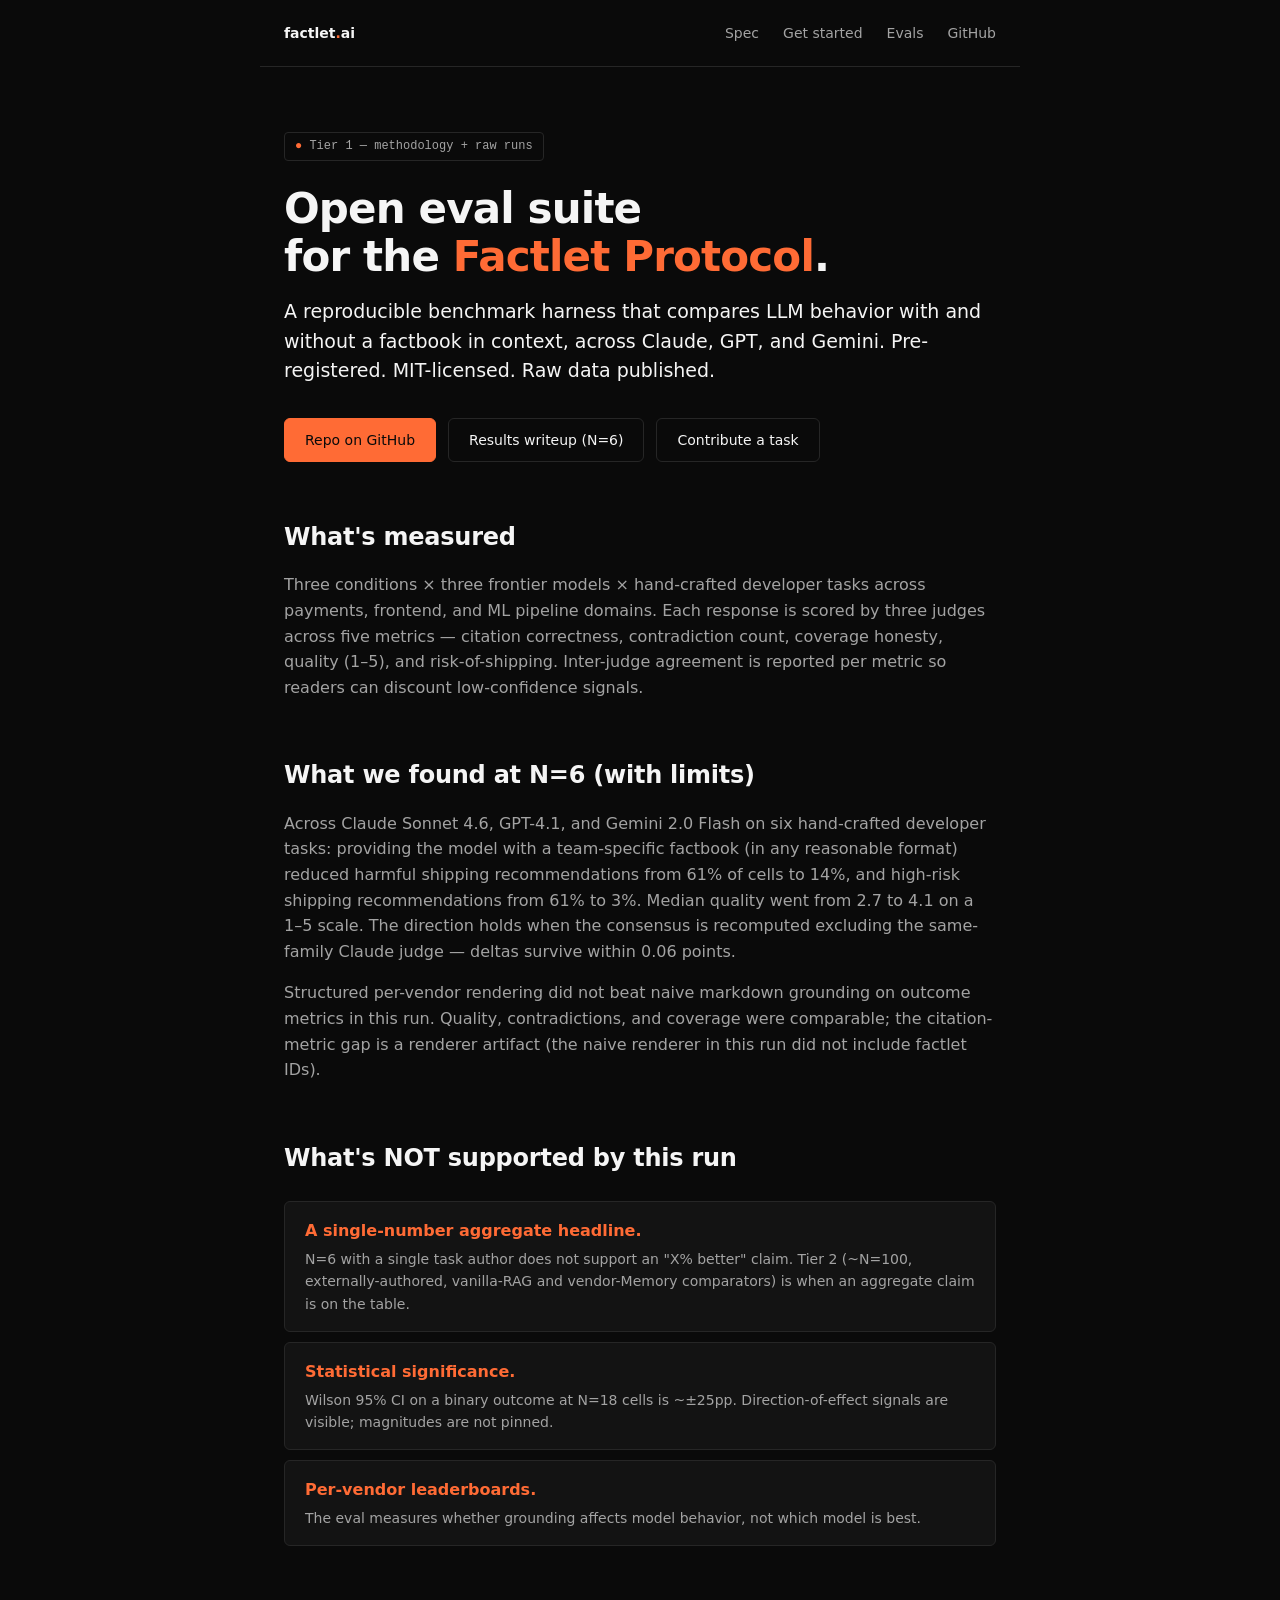
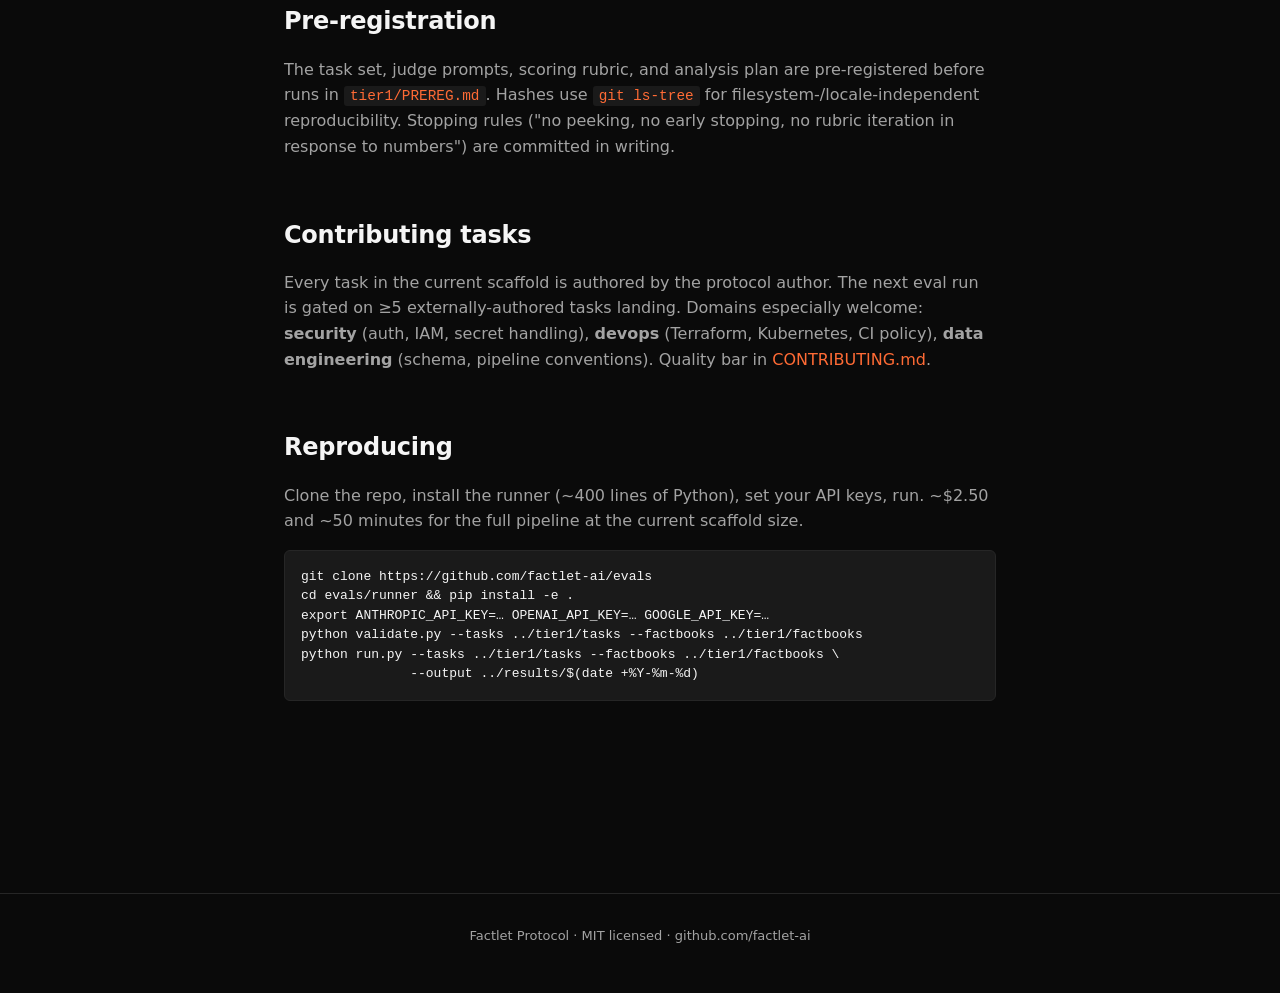
<file: evals.html>
<!DOCTYPE html>
<html lang="en">
<head>
  <meta charset="UTF-8">
  <meta name="viewport" content="width=device-width, initial-scale=1.0">
  <title>Evals — Factlet Protocol</title>
  <meta name="description" content="Open eval suite for the Factlet Protocol. Pre-registered methodology, raw runs, and an N=6 scaffold result published with limits front-and-center.">
  <link rel="stylesheet" href="/styles.css">
  <link rel="icon" type="image/svg+xml" href="/favicon.svg">
  <meta property="og:title" content="Evals — Factlet Protocol">
  <meta property="og:description" content="Open eval suite for the Factlet Protocol. Pre-registered methodology, raw runs, full data.">
  <meta property="og:url" content="https://factlet.ai/evals">
  <meta property="og:type" content="website">
  <meta property="og:site_name" content="Factlet Protocol">
</head>
<body>
  <nav>
    <a class="brand" href="/">factlet<span class="accent">.</span>ai</a>
    <ul>
      <li><a href="/protocol">Spec</a></li>
      <li><a href="/getting-started">Get started</a></li>
      <li><a href="/evals">Evals</a></li>
      <li><a href="https://github.com/factlet-ai">GitHub</a></li>
    </ul>
  </nav>

  <main class="container">
    <span class="badge"><span class="dot">●</span> Tier 1 — methodology + raw runs</span>

    <h1>Open eval suite<br>for the <span class="accent">Factlet Protocol</span>.</h1>

    <p class="lede">A reproducible benchmark harness that compares LLM behavior with and without a factbook in context, across Claude, GPT, and Gemini. Pre-registered. MIT-licensed. Raw data published.</p>

    <div class="cta-row">
      <a href="https://github.com/factlet-ai/evals" class="cta primary">Repo on GitHub</a>
      <a href="https://github.com/factlet-ai/evals/blob/main/docs/RESULTS-N6-MAY-2026.md" class="cta">Results writeup (N=6)</a>
      <a href="https://github.com/factlet-ai/evals/blob/main/CONTRIBUTING.md" class="cta">Contribute a task</a>
    </div>

    <h2>What's measured</h2>
    <p>Three conditions × three frontier models × hand-crafted developer tasks across payments, frontend, and ML pipeline domains. Each response is scored by three judges across five metrics — citation correctness, contradiction count, coverage honesty, quality (1–5), and risk-of-shipping. Inter-judge agreement is reported per metric so readers can discount low-confidence signals.</p>

    <h2>What we found at N=6 (with limits)</h2>
    <p>Across Claude Sonnet 4.6, GPT-4.1, and Gemini 2.0 Flash on six hand-crafted developer tasks: providing the model with a team-specific factbook (in any reasonable format) reduced harmful shipping recommendations from 61% of cells to 14%, and high-risk shipping recommendations from 61% to 3%. Median quality went from 2.7 to 4.1 on a 1–5 scale. The direction holds when the consensus is recomputed excluding the same-family Claude judge — deltas survive within 0.06 points.</p>
    <p>Structured per-vendor rendering did not beat naive markdown grounding on outcome metrics in this run. Quality, contradictions, and coverage were comparable; the citation-metric gap is a renderer artifact (the naive renderer in this run did not include factlet IDs).</p>

    <h2>What's NOT supported by this run</h2>
    <ul class="primitives">
      <li><strong>A single-number aggregate headline.</strong><p>N=6 with a single task author does not support an "X% better" claim. Tier 2 (~N=100, externally-authored, vanilla-RAG and vendor-Memory comparators) is when an aggregate claim is on the table.</p></li>
      <li><strong>Statistical significance.</strong><p>Wilson 95% CI on a binary outcome at N=18 cells is ~±25pp. Direction-of-effect signals are visible; magnitudes are not pinned.</p></li>
      <li><strong>Per-vendor leaderboards.</strong><p>The eval measures whether grounding affects model behavior, not which model is best.</p></li>
    </ul>

    <h2>Pre-registration</h2>
    <p>The task set, judge prompts, scoring rubric, and analysis plan are pre-registered before runs in <a href="https://github.com/factlet-ai/evals/blob/main/tier1/PREREG.md"><code>tier1/PREREG.md</code></a>. Hashes use <code>git ls-tree</code> for filesystem-/locale-independent reproducibility. Stopping rules ("no peeking, no early stopping, no rubric iteration in response to numbers") are committed in writing.</p>

    <h2>Contributing tasks</h2>
    <p>Every task in the current scaffold is authored by the protocol author. The next eval run is gated on ≥5 externally-authored tasks landing. Domains especially welcome: <strong>security</strong> (auth, IAM, secret handling), <strong>devops</strong> (Terraform, Kubernetes, CI policy), <strong>data engineering</strong> (schema, pipeline conventions). Quality bar in <a href="https://github.com/factlet-ai/evals/blob/main/CONTRIBUTING.md">CONTRIBUTING.md</a>.</p>

    <h2>Reproducing</h2>
    <p>Clone the repo, install the runner (~400 lines of Python), set your API keys, run. ~$2.50 and ~50 minutes for the full pipeline at the current scaffold size.</p>
    <pre><code>git clone https://github.com/factlet-ai/evals
cd evals/runner &amp;&amp; pip install -e .
export ANTHROPIC_API_KEY=… OPENAI_API_KEY=… GOOGLE_API_KEY=…
python validate.py --tasks ../tier1/tasks --factbooks ../tier1/factbooks
python run.py --tasks ../tier1/tasks --factbooks ../tier1/factbooks \
              --output ../results/$(date +%Y-%m-%d)</code></pre>
  </main>

  <footer>
    <p>Factlet Protocol · MIT licensed · <a href="https://github.com/factlet-ai">github.com/factlet-ai</a></p>
  </footer>
</body>
</html>
</file>
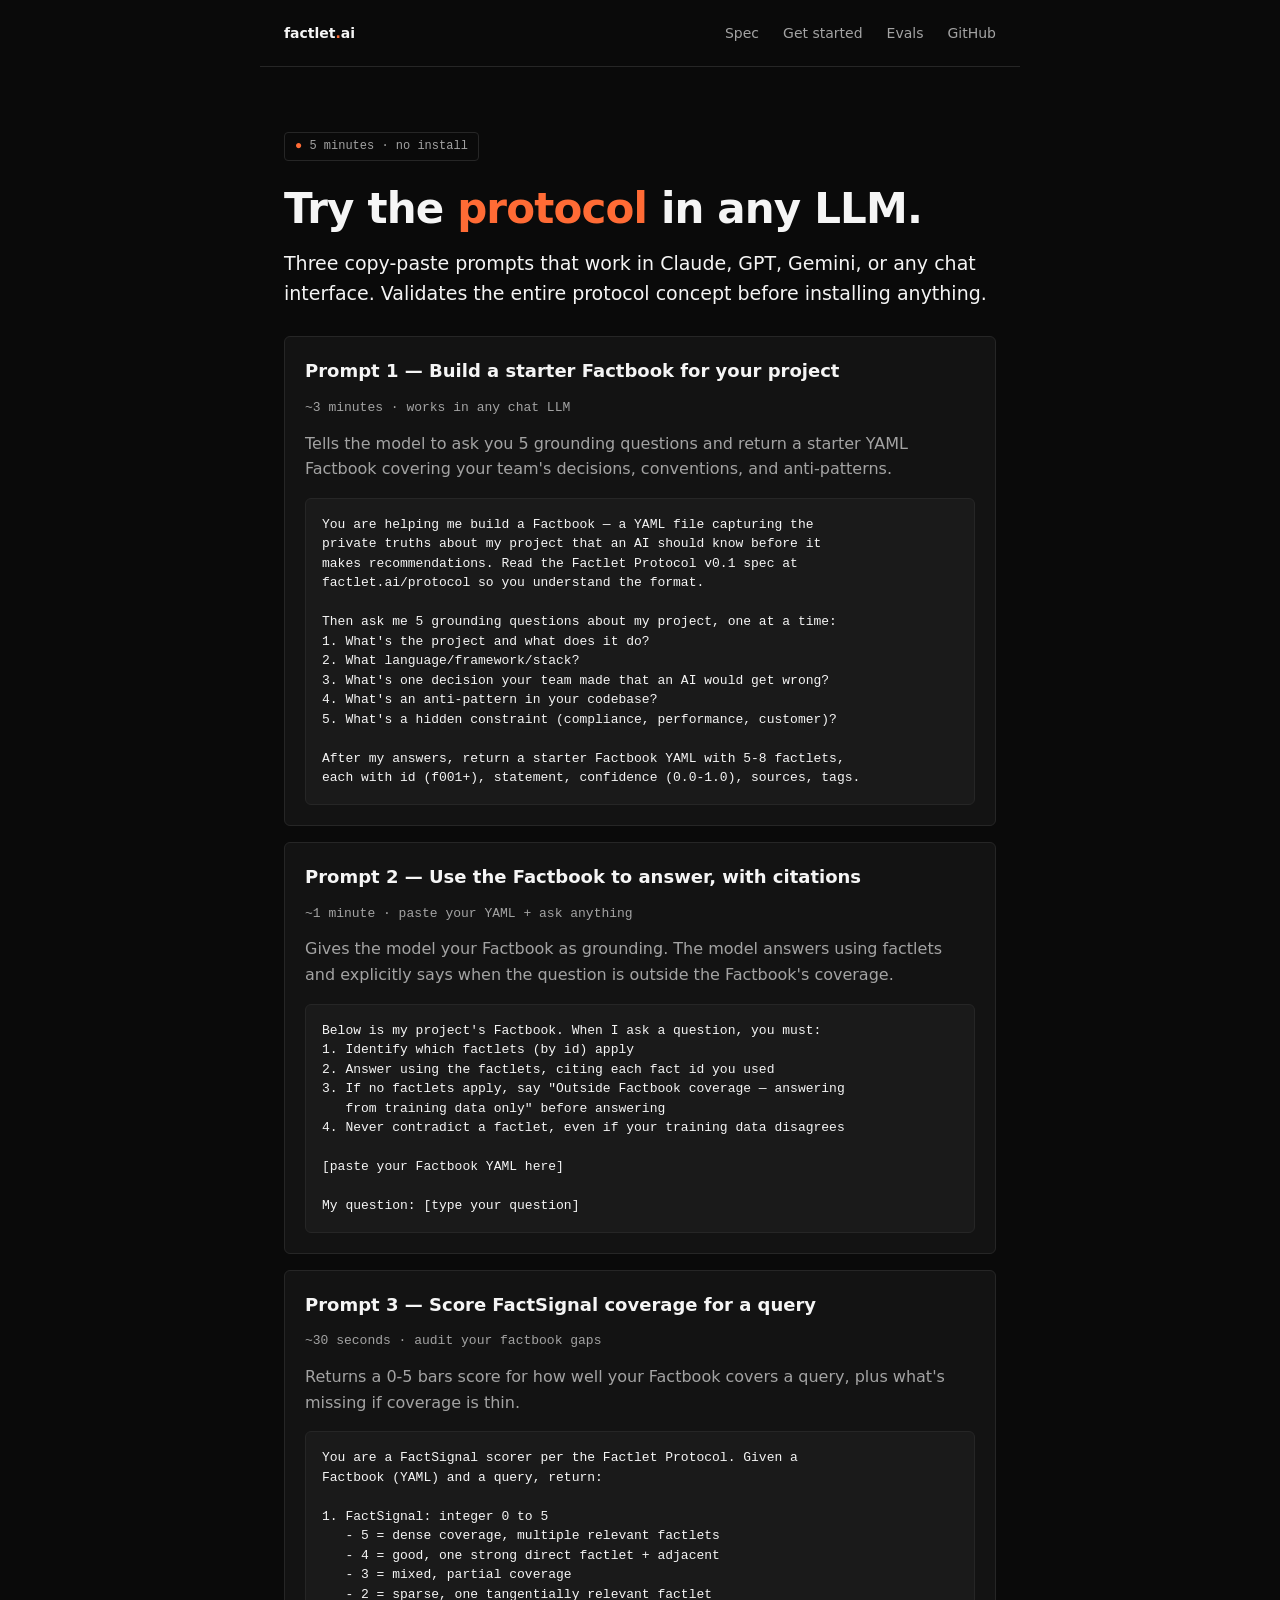
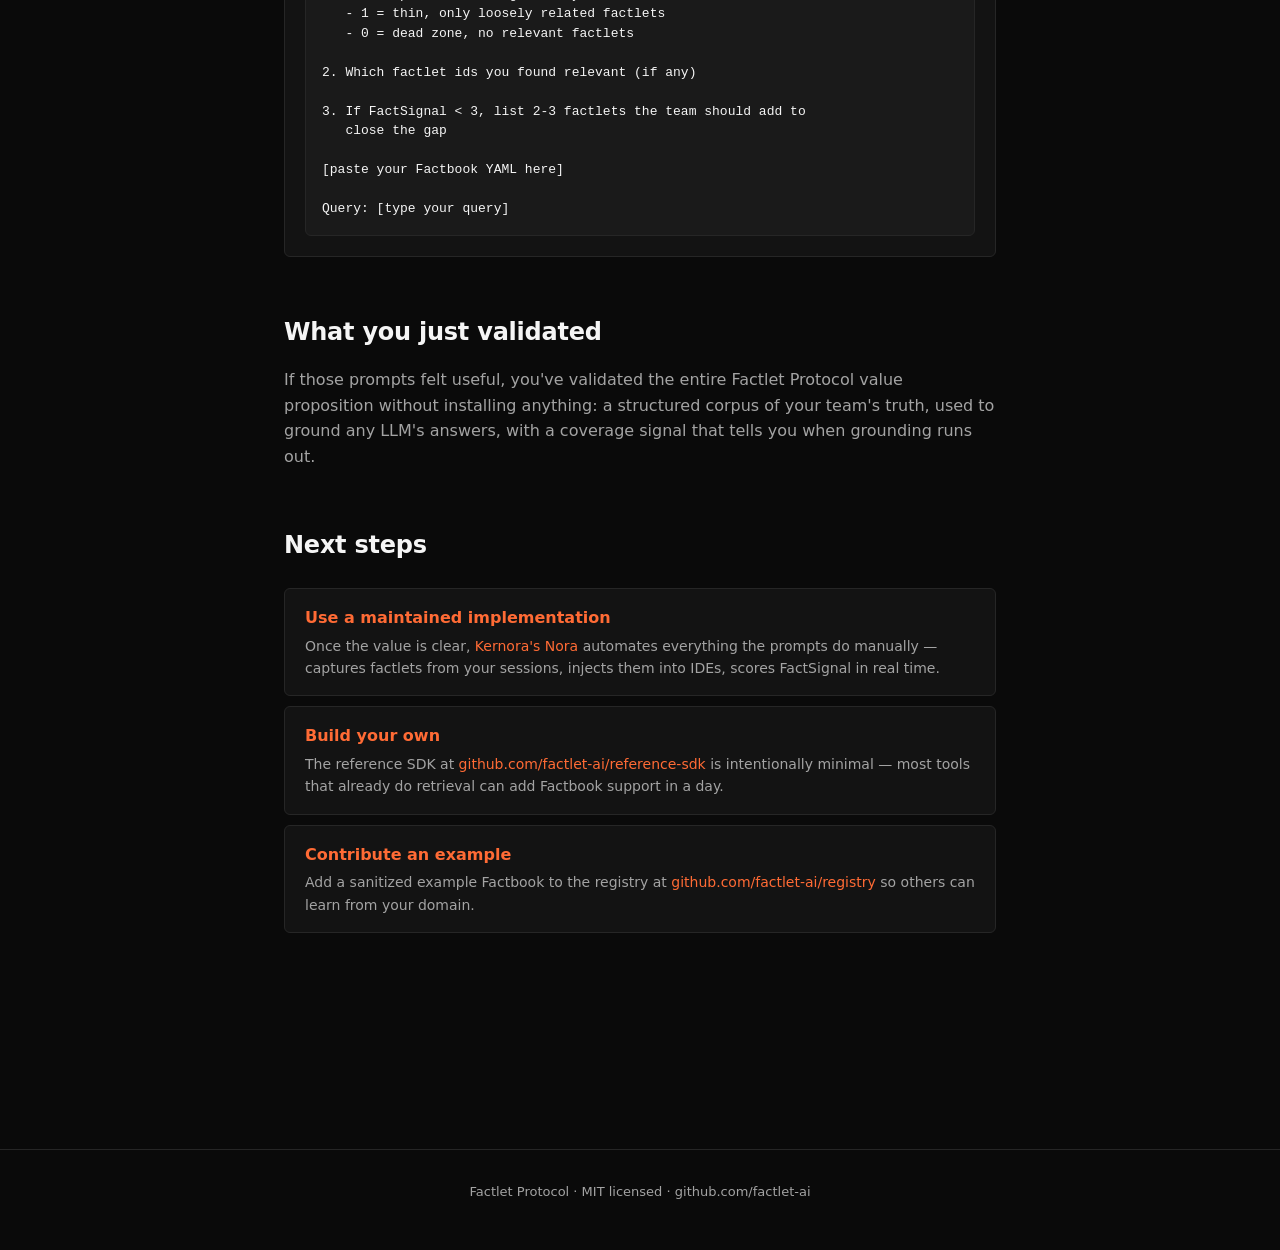
<file: getting-started.html>
<!DOCTYPE html>
<html lang="en">
<head>
  <meta charset="UTF-8">
  <meta name="viewport" content="width=device-width, initial-scale=1.0">
  <title>Get started — Factlet Protocol</title>
  <meta name="description" content="Try the Factlet Protocol in any LLM in 5 minutes. No install required.">
  <link rel="stylesheet" href="styles.css">
</head>
<body>
  <nav>
    <a class="brand" href="/">factlet<span class="accent">.</span>ai</a>
    <ul>
      <li><a href="/protocol">Spec</a></li>
      <li><a href="/getting-started">Get started</a></li>
      <li><a href="/evals">Evals</a></li>
      <li><a href="https://github.com/factlet-ai">GitHub</a></li>
    </ul>
  </nav>

  <main class="container">
    <span class="badge"><span class="dot">●</span> 5 minutes · no install</span>

    <h1>Try the <span class="accent">protocol</span> in any LLM.</h1>

    <p class="lede">Three copy-paste prompts that work in Claude, GPT, Gemini, or any chat interface. Validates the entire protocol concept before installing anything.</p>

    <div class="prompt-block">
      <h3>Prompt 1 — Build a starter Factbook for your project</h3>
      <p class="prompt-meta">~3 minutes · works in any chat LLM</p>
      <p>Tells the model to ask you 5 grounding questions and return a starter YAML Factbook covering your team's decisions, conventions, and anti-patterns.</p>
      <pre><code>You are helping me build a Factbook — a YAML file capturing the
private truths about my project that an AI should know before it
makes recommendations. Read the Factlet Protocol v0.1 spec at
factlet.ai/protocol so you understand the format.

Then ask me 5 grounding questions about my project, one at a time:
1. What's the project and what does it do?
2. What language/framework/stack?
3. What's one decision your team made that an AI would get wrong?
4. What's an anti-pattern in your codebase?
5. What's a hidden constraint (compliance, performance, customer)?

After my answers, return a starter Factbook YAML with 5-8 factlets,
each with id (f001+), statement, confidence (0.0-1.0), sources, tags.</code></pre>
    </div>

    <div class="prompt-block">
      <h3>Prompt 2 — Use the Factbook to answer, with citations</h3>
      <p class="prompt-meta">~1 minute · paste your YAML + ask anything</p>
      <p>Gives the model your Factbook as grounding. The model answers using factlets and explicitly says when the question is outside the Factbook's coverage.</p>
      <pre><code>Below is my project's Factbook. When I ask a question, you must:
1. Identify which factlets (by id) apply
2. Answer using the factlets, citing each fact id you used
3. If no factlets apply, say "Outside Factbook coverage — answering
   from training data only" before answering
4. Never contradict a factlet, even if your training data disagrees

[paste your Factbook YAML here]

My question: [type your question]</code></pre>
    </div>

    <div class="prompt-block">
      <h3>Prompt 3 — Score FactSignal coverage for a query</h3>
      <p class="prompt-meta">~30 seconds · audit your factbook gaps</p>
      <p>Returns a 0-5 bars score for how well your Factbook covers a query, plus what's missing if coverage is thin.</p>
      <pre><code>You are a FactSignal scorer per the Factlet Protocol. Given a
Factbook (YAML) and a query, return:

1. FactSignal: integer 0 to 5
   - 5 = dense coverage, multiple relevant factlets
   - 4 = good, one strong direct factlet + adjacent
   - 3 = mixed, partial coverage
   - 2 = sparse, one tangentially relevant factlet
   - 1 = thin, only loosely related factlets
   - 0 = dead zone, no relevant factlets

2. Which factlet ids you found relevant (if any)

3. If FactSignal &lt; 3, list 2-3 factlets the team should add to
   close the gap

[paste your Factbook YAML here]

Query: [type your query]</code></pre>
    </div>

    <h2>What you just validated</h2>
    <p>If those prompts felt useful, you've validated the entire Factlet Protocol value proposition without installing anything: a structured corpus of your team's truth, used to ground any LLM's answers, with a coverage signal that tells you when grounding runs out.</p>

    <h2>Next steps</h2>
    <ul class="primitives">
      <li><strong>Use a maintained implementation</strong><p>Once the value is clear, <a href="https://kernora.ai">Kernora's Nora</a> automates everything the prompts do manually — captures factlets from your sessions, injects them into IDEs, scores FactSignal in real time.</p></li>
      <li><strong>Build your own</strong><p>The reference SDK at <a href="https://github.com/factlet-ai/reference-sdk">github.com/factlet-ai/reference-sdk</a> is intentionally minimal — most tools that already do retrieval can add Factbook support in a day.</p></li>
      <li><strong>Contribute an example</strong><p>Add a sanitized example Factbook to the registry at <a href="https://github.com/factlet-ai/registry">github.com/factlet-ai/registry</a> so others can learn from your domain.</p></li>
    </ul>
  </main>

  <footer>
    <p>Factlet Protocol · MIT licensed · <a href="https://github.com/factlet-ai">github.com/factlet-ai</a></p>
  </footer>
</body>
</html>
</file>
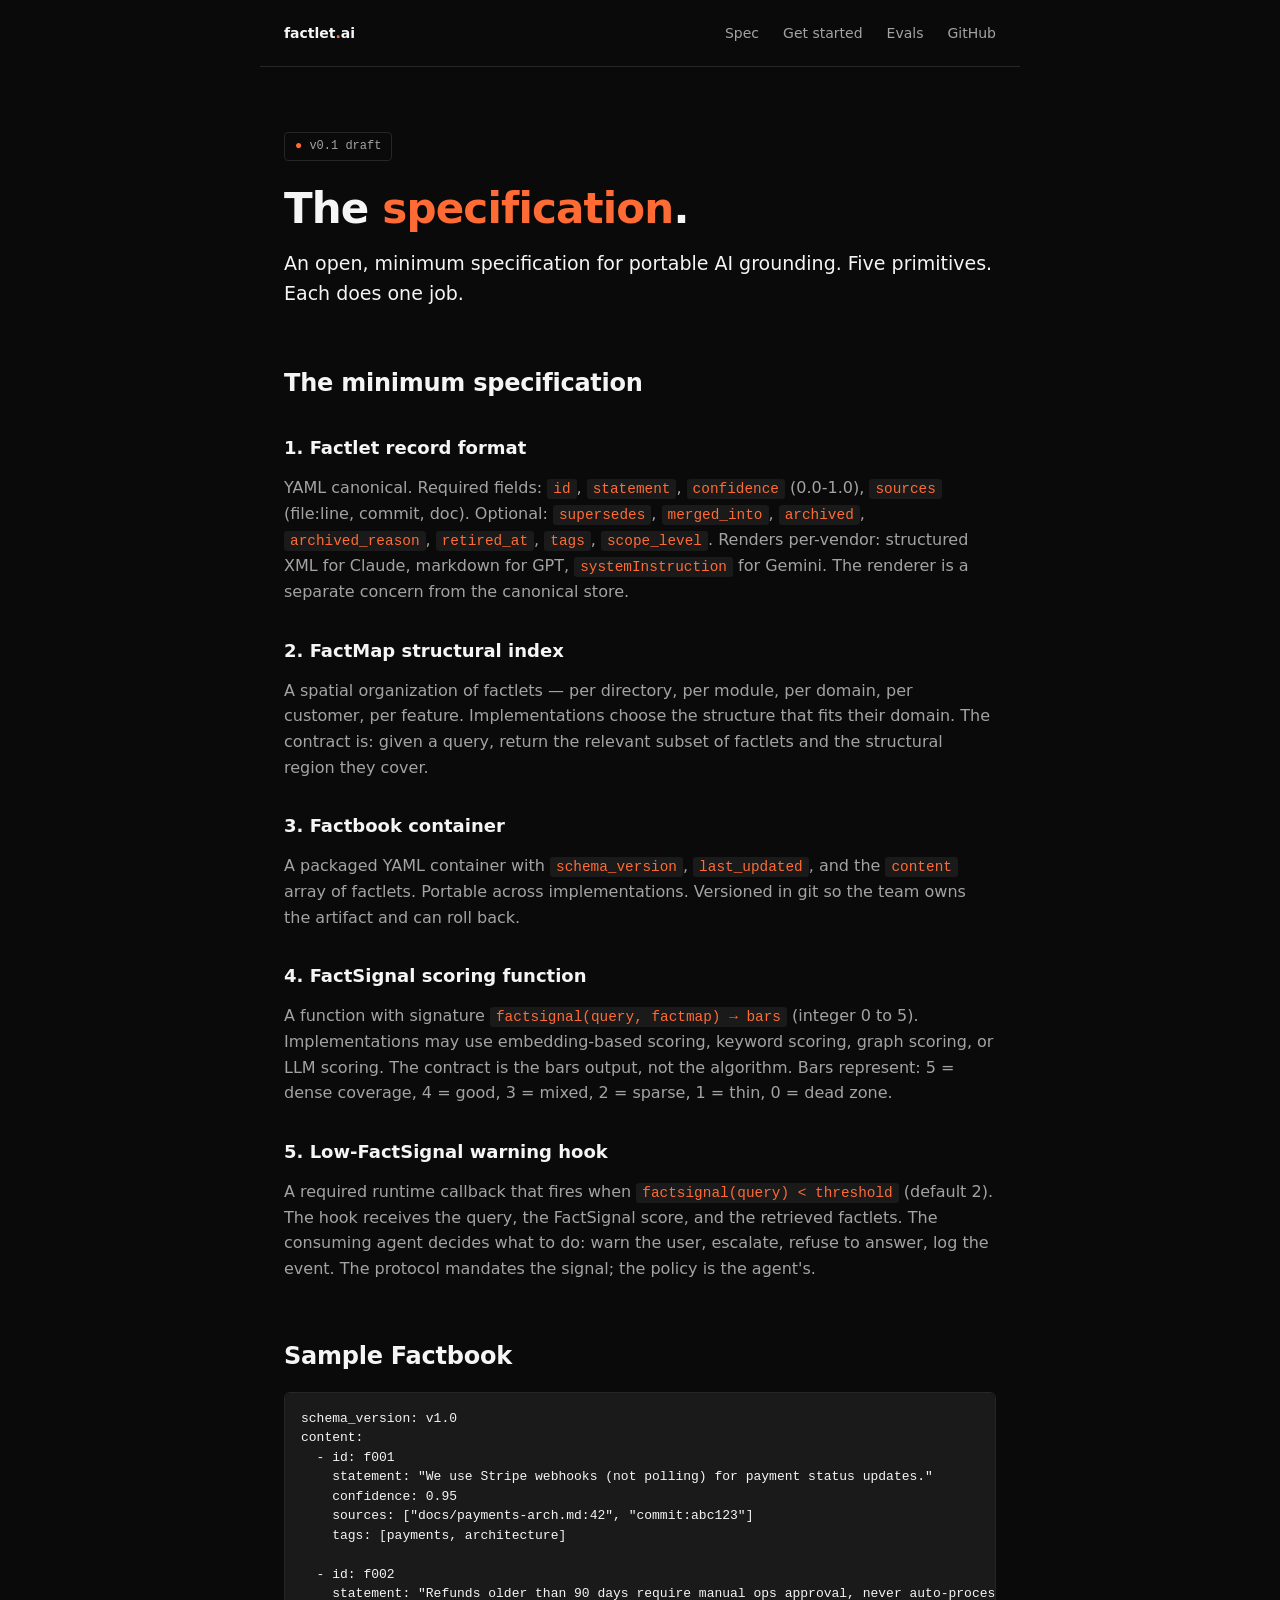
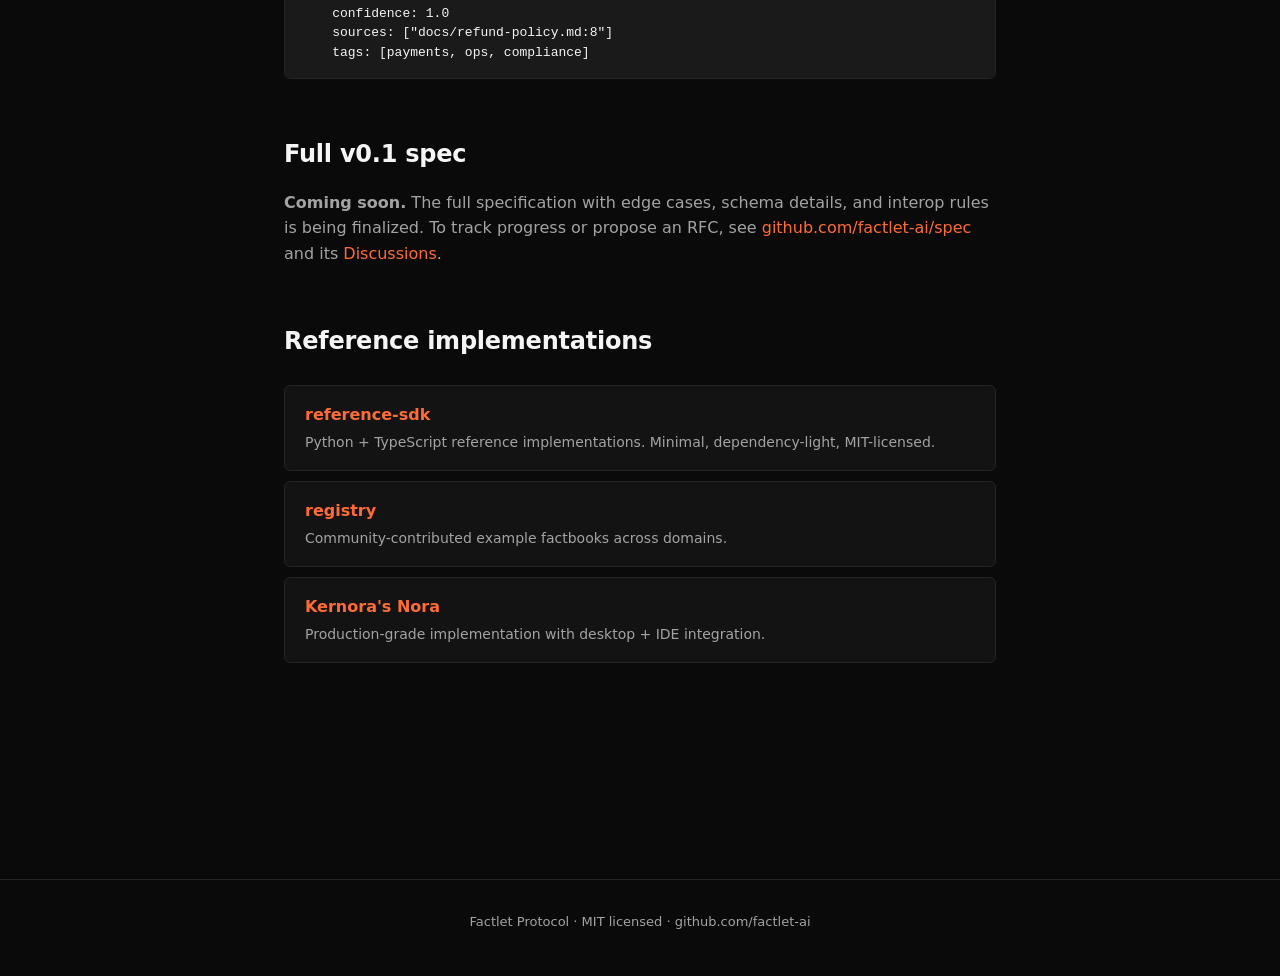
<file: protocol.html>
<!DOCTYPE html>
<html lang="en">
<head>
  <meta charset="UTF-8">
  <meta name="viewport" content="width=device-width, initial-scale=1.0">
  <title>The protocol — Factlet Protocol</title>
  <meta name="description" content="The v0.1 specification of the Factlet Protocol.">
  <link rel="stylesheet" href="styles.css">
</head>
<body>
  <nav>
    <a class="brand" href="/">factlet<span class="accent">.</span>ai</a>
    <ul>
      <li><a href="/protocol">Spec</a></li>
      <li><a href="/getting-started">Get started</a></li>
      <li><a href="/evals">Evals</a></li>
      <li><a href="https://github.com/factlet-ai">GitHub</a></li>
    </ul>
  </nav>

  <main class="container">
    <span class="badge"><span class="dot">●</span> v0.1 draft</span>

    <h1>The <span class="accent">specification</span>.</h1>

    <p class="lede">An open, minimum specification for portable AI grounding. Five primitives. Each does one job.</p>

    <h2>The minimum specification</h2>

    <h3>1. Factlet record format</h3>
    <p>YAML canonical. Required fields: <code>id</code>, <code>statement</code>, <code>confidence</code> (0.0-1.0), <code>sources</code> (file:line, commit, doc). Optional: <code>supersedes</code>, <code>merged_into</code>, <code>archived</code>, <code>archived_reason</code>, <code>retired_at</code>, <code>tags</code>, <code>scope_level</code>. Renders per-vendor: structured XML for Claude, markdown for GPT, <code>systemInstruction</code> for Gemini. The renderer is a separate concern from the canonical store.</p>

    <h3>2. FactMap structural index</h3>
    <p>A spatial organization of factlets — per directory, per module, per domain, per customer, per feature. Implementations choose the structure that fits their domain. The contract is: given a query, return the relevant subset of factlets and the structural region they cover.</p>

    <h3>3. Factbook container</h3>
    <p>A packaged YAML container with <code>schema_version</code>, <code>last_updated</code>, and the <code>content</code> array of factlets. Portable across implementations. Versioned in git so the team owns the artifact and can roll back.</p>

    <h3>4. FactSignal scoring function</h3>
    <p>A function with signature <code>factsignal(query, factmap) → bars</code> (integer 0 to 5). Implementations may use embedding-based scoring, keyword scoring, graph scoring, or LLM scoring. The contract is the bars output, not the algorithm. Bars represent: 5 = dense coverage, 4 = good, 3 = mixed, 2 = sparse, 1 = thin, 0 = dead zone.</p>

    <h3>5. Low-FactSignal warning hook</h3>
    <p>A required runtime callback that fires when <code>factsignal(query) &lt; threshold</code> (default 2). The hook receives the query, the FactSignal score, and the retrieved factlets. The consuming agent decides what to do: warn the user, escalate, refuse to answer, log the event. The protocol mandates the signal; the policy is the agent's.</p>

    <h2>Sample Factbook</h2>
    <pre><code>schema_version: v1.0
content:
  - id: f001
    statement: "We use Stripe webhooks (not polling) for payment status updates."
    confidence: 0.95
    sources: ["docs/payments-arch.md:42", "commit:abc123"]
    tags: [payments, architecture]

  - id: f002
    statement: "Refunds older than 90 days require manual ops approval, never auto-processed."
    confidence: 1.0
    sources: ["docs/refund-policy.md:8"]
    tags: [payments, ops, compliance]</code></pre>

    <h2>Full v0.1 spec</h2>
    <p><strong>Coming soon.</strong> The full specification with edge cases, schema details, and interop rules is being finalized. To track progress or propose an RFC, see <a href="https://github.com/factlet-ai/spec">github.com/factlet-ai/spec</a> and its <a href="https://github.com/factlet-ai/spec/discussions">Discussions</a>.</p>

    <h2>Reference implementations</h2>
    <ul class="primitives">
      <li><strong><a href="https://github.com/factlet-ai/reference-sdk">reference-sdk</a></strong><p>Python + TypeScript reference implementations. Minimal, dependency-light, MIT-licensed.</p></li>
      <li><strong><a href="https://github.com/factlet-ai/registry">registry</a></strong><p>Community-contributed example factbooks across domains.</p></li>
      <li><strong><a href="https://kernora.ai">Kernora's Nora</a></strong><p>Production-grade implementation with desktop + IDE integration.</p></li>
    </ul>
  </main>

  <footer>
    <p>Factlet Protocol · MIT licensed · <a href="https://github.com/factlet-ai">github.com/factlet-ai</a></p>
  </footer>
</body>
</html>
</file>
<file: styles.css>
:root {
  --bg: #0a0a0a;
  --bg-card: #131313;
  --fg: #f5f5f5;
  --fg-dim: #a3a3a3;
  --fg-muted: #6b7280;
  --accent: #ff6b35;
  --accent-dim: #cc5429;
  --border: #262626;
  --border-soft: #1f1f1f;
  --code-bg: #1a1a1a;
  --success: #10b981;
}

* { box-sizing: border-box; margin: 0; padding: 0; }

html { scroll-behavior: smooth; }

body {
  background: var(--bg);
  color: var(--fg);
  font-family: -apple-system, BlinkMacSystemFont, "Segoe UI", system-ui, sans-serif;
  font-size: 16px;
  line-height: 1.6;
  -webkit-font-smoothing: antialiased;
}

.container {
  max-width: 760px;
  margin: 0 auto;
  padding: 64px 24px 96px;
}

nav {
  display: flex;
  justify-content: space-between;
  align-items: center;
  padding: 20px 24px;
  border-bottom: 1px solid var(--border);
  max-width: 760px;
  margin: 0 auto;
}
nav .brand { font-weight: 600; color: var(--fg); text-decoration: none; }
nav .brand .accent { color: var(--accent); }
nav ul { list-style: none; display: flex; gap: 24px; }
nav a { color: var(--fg-dim); text-decoration: none; font-size: 14px; }
nav a:hover { color: var(--fg); }

h1 {
  font-size: 42px;
  font-weight: 700;
  line-height: 1.15;
  letter-spacing: -0.02em;
  margin-bottom: 16px;
}
h1 .accent { color: var(--accent); }

h2 {
  font-size: 24px;
  font-weight: 600;
  margin-top: 56px;
  margin-bottom: 16px;
  letter-spacing: -0.01em;
}

h3 {
  font-size: 18px;
  font-weight: 600;
  margin-top: 32px;
  margin-bottom: 12px;
  color: var(--fg);
}

p { margin-bottom: 16px; color: var(--fg-dim); }
p.lede { font-size: 19px; line-height: 1.55; color: var(--fg); margin-bottom: 28px; }

a { color: var(--accent); text-decoration: none; }
a:hover { color: var(--accent-dim); text-decoration: underline; }

.badge {
  display: inline-block;
  font-size: 12px;
  padding: 4px 10px;
  border: 1px solid var(--border);
  border-radius: 4px;
  color: var(--fg-dim);
  margin-bottom: 24px;
  font-family: ui-monospace, SFMono-Regular, monospace;
}
.badge .dot { color: var(--accent); }

.primitives {
  list-style: none;
  margin: 24px 0;
}
.primitives li {
  padding: 16px 20px;
  background: var(--bg-card);
  border: 1px solid var(--border);
  border-radius: 6px;
  margin-bottom: 10px;
}
.primitives strong { color: var(--accent); font-weight: 600; }
.primitives p { margin: 4px 0 0; font-size: 14px; }

.cta-row {
  display: flex;
  gap: 12px;
  flex-wrap: wrap;
  margin-top: 32px;
  margin-bottom: 24px;
}
.cta {
  display: inline-block;
  padding: 10px 20px;
  border-radius: 6px;
  font-size: 14px;
  font-weight: 500;
  text-decoration: none;
  border: 1px solid var(--border);
  color: var(--fg);
}
.cta.primary { background: var(--accent); color: #0a0a0a; border-color: var(--accent); }
.cta.primary:hover { background: var(--accent-dim); border-color: var(--accent-dim); text-decoration: none; }
.cta:hover { border-color: var(--fg-muted); text-decoration: none; }

pre {
  background: var(--code-bg);
  border: 1px solid var(--border);
  border-radius: 6px;
  padding: 16px;
  overflow-x: auto;
  font-family: ui-monospace, SFMono-Regular, "SF Mono", monospace;
  font-size: 13px;
  line-height: 1.5;
  color: var(--fg);
  margin: 16px 0 0;
}
code {
  font-family: ui-monospace, SFMono-Regular, monospace;
  font-size: 0.9em;
  color: var(--accent);
  background: var(--code-bg);
  padding: 2px 6px;
  border-radius: 3px;
}
pre code { background: none; padding: 0; color: var(--fg); font-size: 13px; }

footer {
  border-top: 1px solid var(--border);
  margin-top: 96px;
  padding: 32px 24px;
  text-align: center;
  color: var(--fg-dim);
  font-size: 13px;
}
footer a { color: var(--fg-dim); }

.prompt-block {
  background: var(--bg-card);
  border: 1px solid var(--border);
  border-radius: 6px;
  padding: 20px;
  margin: 16px 0;
}
.prompt-block h3 { margin-top: 0; }
.prompt-block .prompt-meta {
  font-size: 13px;
  color: var(--fg-dim);
  margin-bottom: 12px;
  font-family: ui-monospace, SFMono-Regular, monospace;
}

.code-wrap {
  position: relative;
  margin-top: 12px;
}
.copy-btn {
  position: absolute;
  top: 10px;
  right: 10px;
  background: var(--bg);
  border: 1px solid var(--border);
  color: var(--fg-dim);
  padding: 5px 12px;
  border-radius: 4px;
  font-size: 12px;
  font-weight: 500;
  cursor: pointer;
  font-family: -apple-system, BlinkMacSystemFont, system-ui, sans-serif;
  transition: color 120ms, border-color 120ms;
  z-index: 1;
}
.copy-btn:hover {
  color: var(--fg);
  border-color: var(--fg-muted);
}
.copy-btn.copied {
  color: var(--success);
  border-color: var(--success);
}
.code-wrap pre { margin-top: 0; }

.roi-callout {
  background: var(--bg-card);
  border: 1px solid var(--accent);
  border-left-width: 3px;
  border-radius: 6px;
  padding: 16px 20px;
  margin: 16px 0;
  font-size: 14px;
  color: var(--fg);
}
.roi-callout strong { color: var(--accent); }

@media (max-width: 600px) {
  h1 { font-size: 32px; }
  .container { padding: 40px 16px 64px; }
  nav { padding: 16px; }
  nav ul { gap: 16px; }
}
</file>
